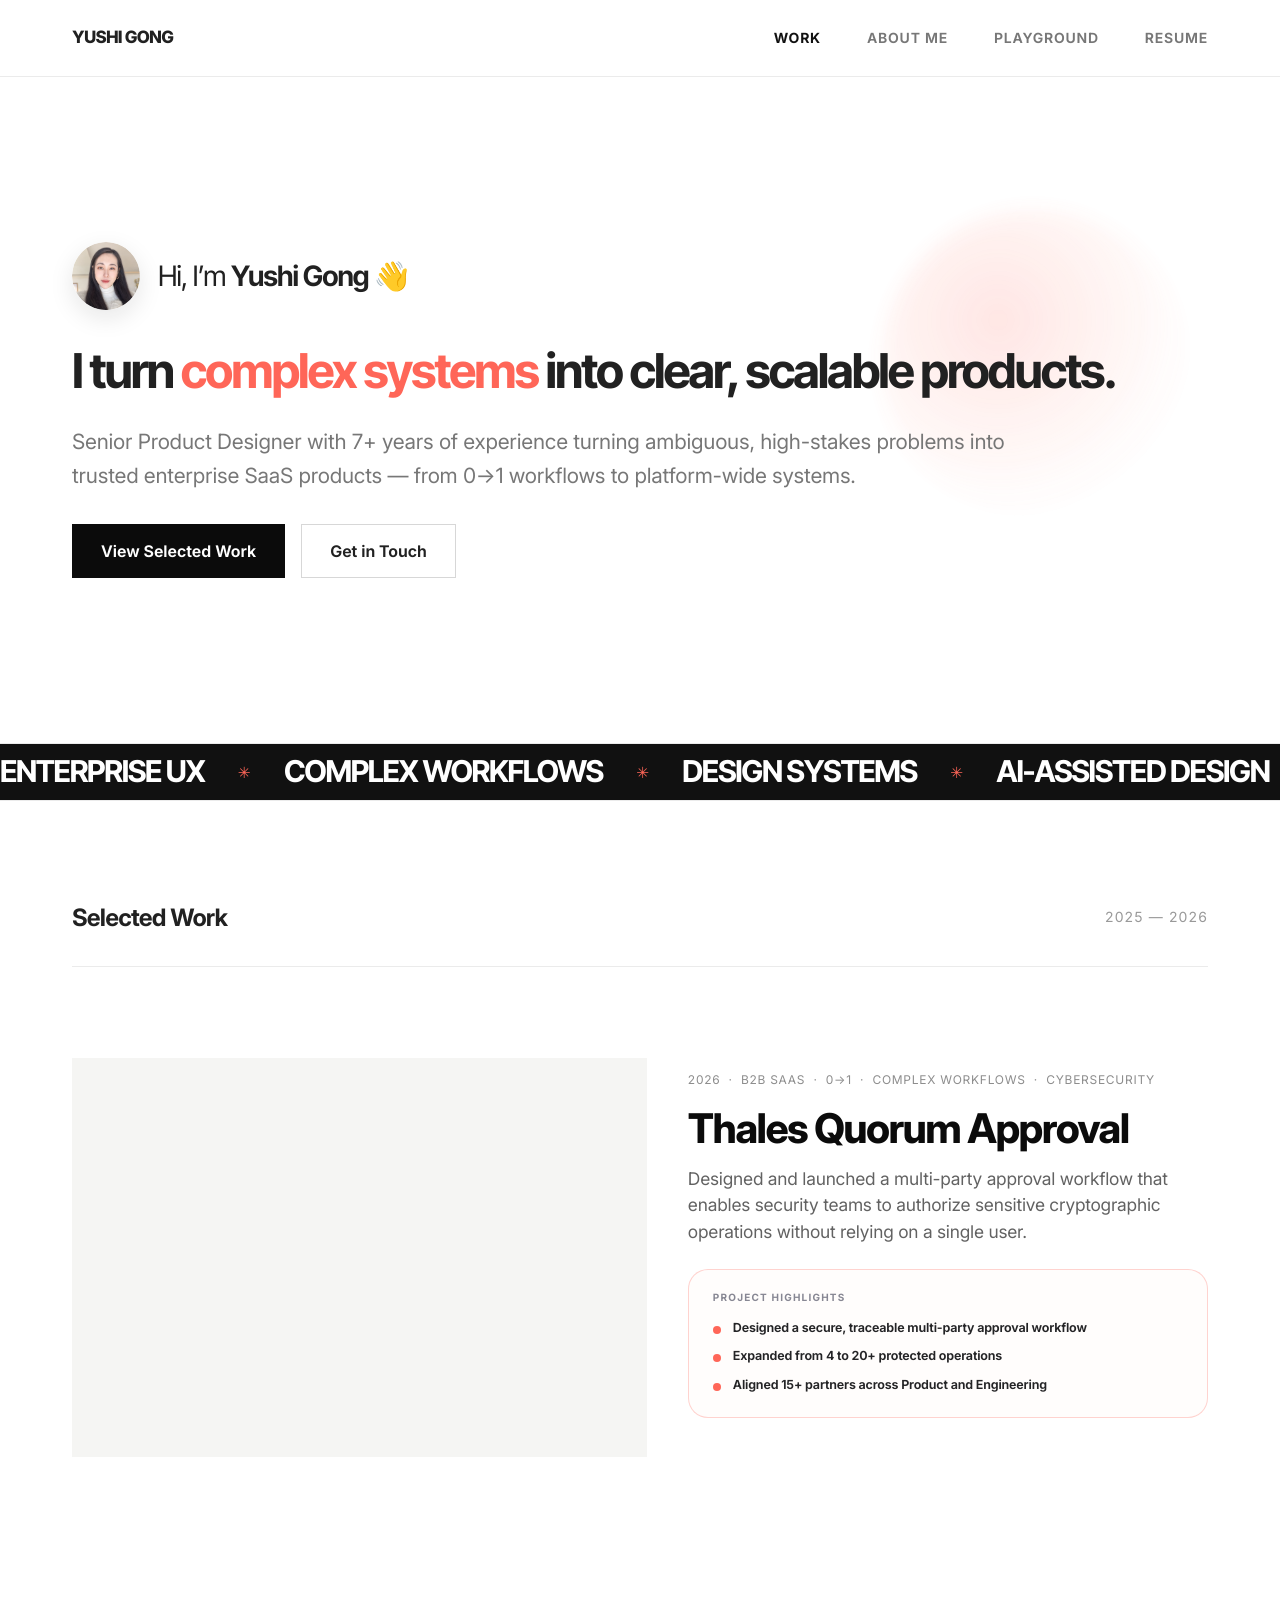
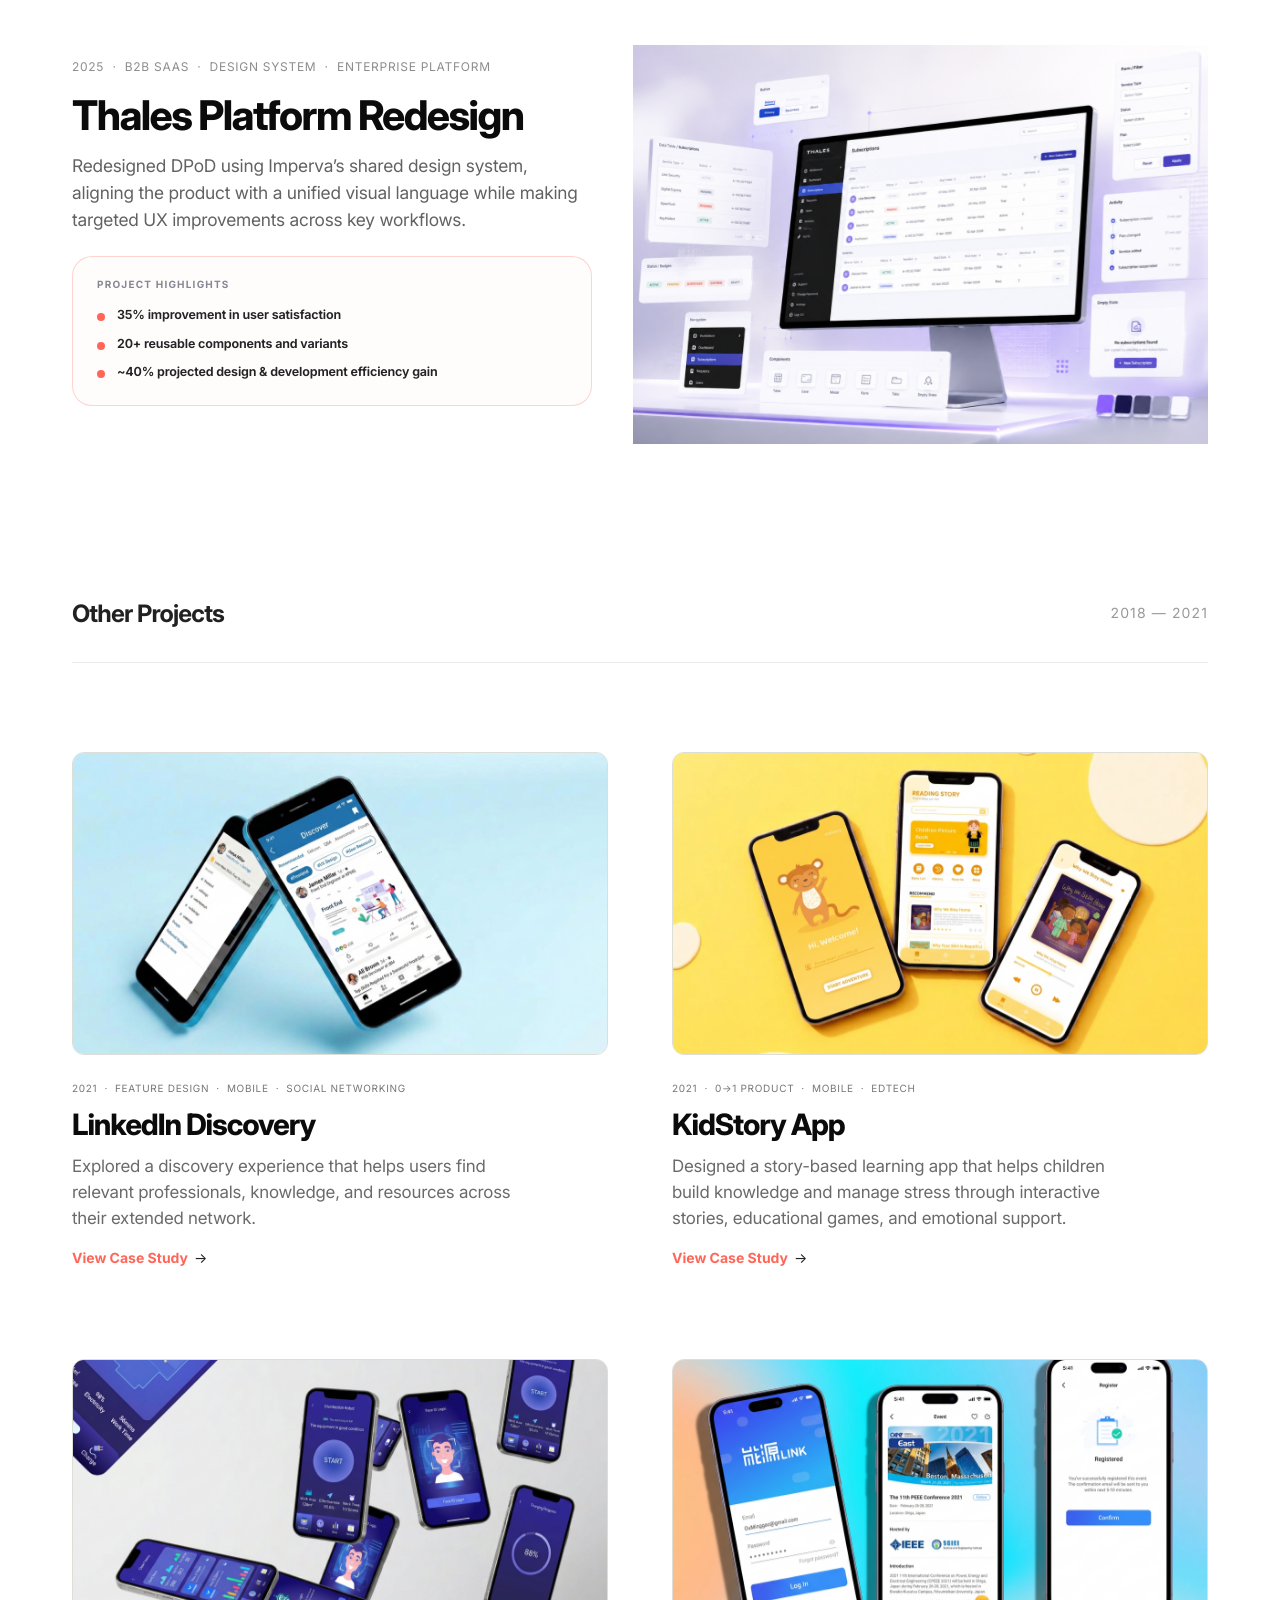
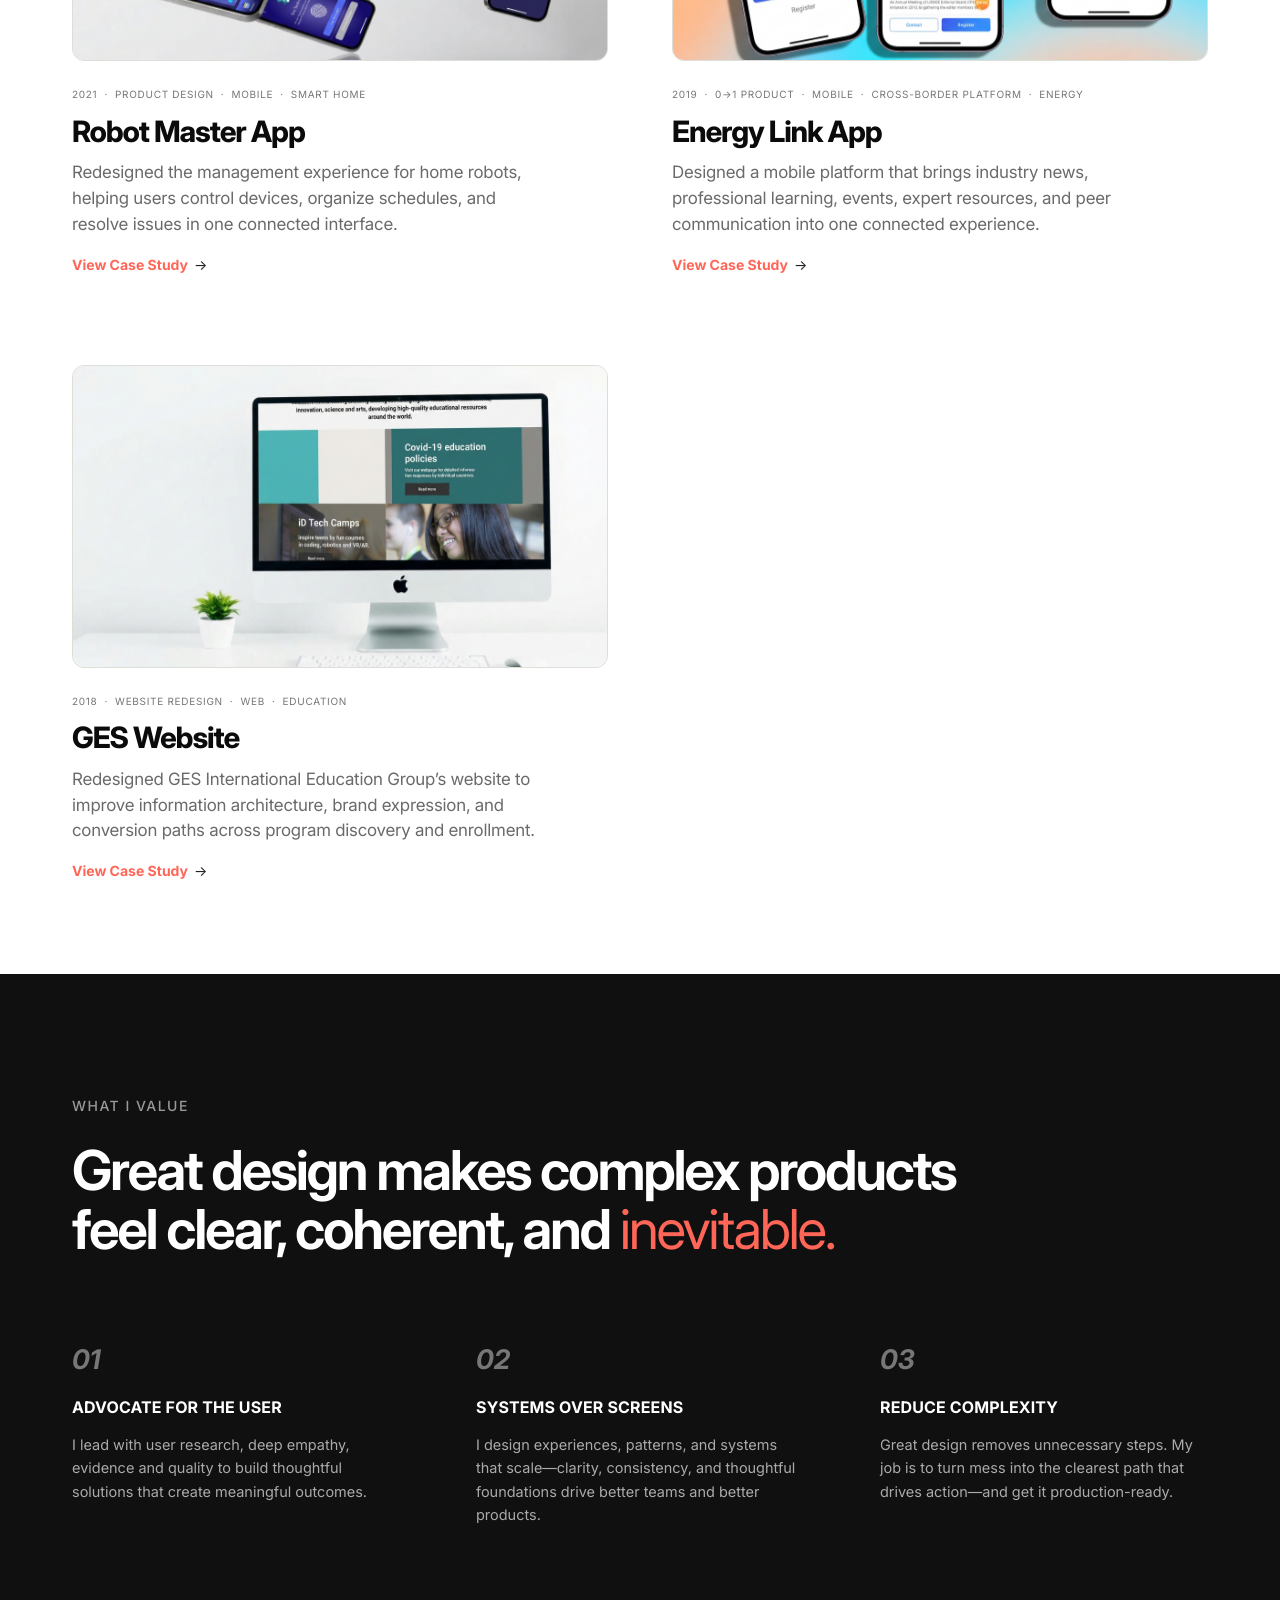
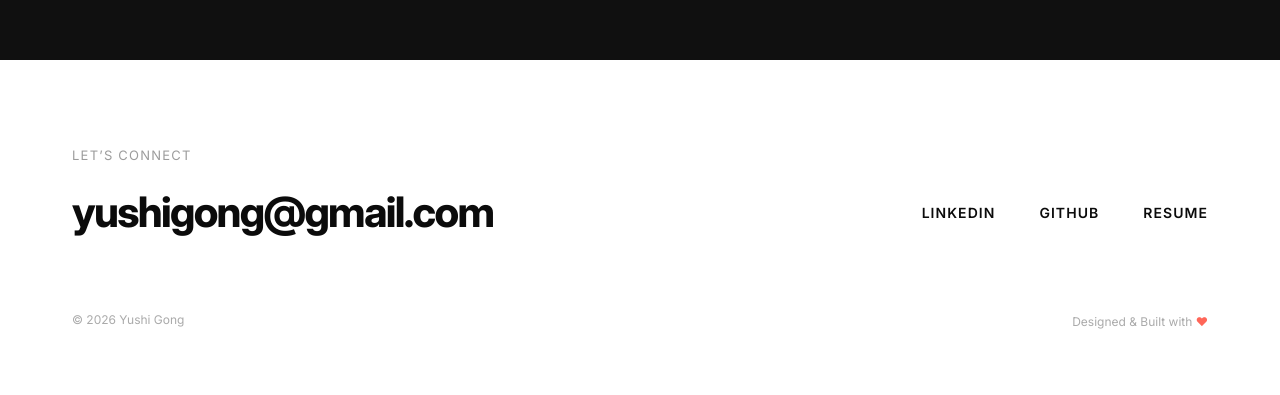
<file: index.html>
<!DOCTYPE html><html lang="en"><head>
  <meta charset="utf-8">
  <meta http-equiv="X-UA-Compatible" content="IE=edge">
  <meta name="viewport" content="width=device-width, initial-scale=1">
  <meta name="description" content="Yushi Gong is a Senior Product Designer turning complex systems into clear, scalable enterprise SaaS products.">
  <meta name="author" content="Yushi Gong">
  <link rel="icon" href="img/logo.png">
  <link rel="preconnect" href="https://fonts.googleapis.com">
  <link rel="preconnect" href="https://fonts.gstatic.com" crossorigin="">
  <link href="https://fonts.googleapis.com/css2?family=Inter:wght@400;500;600;700;800&amp;family=Inter+Tight:wght@500;600;700&amp;display=swap" rel="stylesheet">
  <title>Yushi Gong — Product Designer</title>
  <link href="css/styles.css?v=44" rel="stylesheet">
  <link href="css/mobile-qa-fixes.css?v=1" rel="stylesheet">
</head>
<body class="home-redesign">
  <header class="site-header">
    <nav class="site-nav page-shell" aria-label="Primary navigation">
      <a class="wordmark" href="index.html" aria-label="Yushi Gong home">YUSHI GONG</a>
      <div class="nav-links">
        <a href="#selected-work" class="active" aria-current="page">WORK</a>
        <a href="about.html">ABOUT ME</a>
        <a href="playground.html">PLAYGROUND</a>
        <a href="resume.pdf" target="_blank" rel="noopener">RESUME</a>
      </div>
    </nav>
  </header>

  <main>
    <section class="hero page-shell" aria-labelledby="hero-title">
      <h1 id="hero-title"><span class="hero-line hero-intro-line"><span class="hero-line-inner"><img class="hero-avatar" src="img/yushi-avatar.png?v=31" alt="Portrait of Yushi Gong"><span>Hi, I’m <strong>Yushi Gong</strong> <span class="waving-hand" role="img" aria-label="waving hand">👋</span></span></span></span><span class="hero-line hero-statement-line"><span class="hero-line-inner">I turn <em>complex systems</em> into clear, scalable products.</span></span></h1>
      <p class="hero-copy">Senior Product Designer with 7+ years of experience turning ambiguous, high-stakes problems into trusted enterprise SaaS products — from 0→1 workflows to platform-wide systems.</p>
      <div class="hero-actions">
        <a class="button button-primary" href="#selected-work">View Selected Work</a>
        <a class="button button-secondary" href="#availability">Get in Touch</a>
      </div>
    </section>

    <section class="portfolio-marquee portfolio-marquee-home" aria-label="Design specialties">
      <div class="marquee-track">
        <div class="marquee-group">
          <span>ENTERPRISE UX</span><i>✳</i><span>COMPLEX WORKFLOWS</span><i>✳</i><span>DESIGN SYSTEMS</span><i>✳</i><span>AI-ASSISTED DESIGN</span><i>✳</i><span>RESEARCH TO SHIP</span><i>✳</i>
        </div>
        <div class="marquee-group" aria-hidden="true">
          <span>ENTERPRISE UX</span><i>✳</i><span>COMPLEX WORKFLOWS</span><i>✳</i><span>DESIGN SYSTEMS</span><i>✳</i><span>AI-ASSISTED DESIGN</span><i>✳</i><span>RESEARCH TO SHIP</span><i>✳</i>
        </div>
      </div>
    </section>

    <section class="work-section page-shell" id="selected-work" aria-labelledby="selected-work-title">
      <div class="section-heading-row">
        <h2 id="selected-work-title">Selected Work</h2>
        <span>2025 — 2026</span>
      </div>

      <article class="project-row">
        <a class="project-media" href="dpod.html" aria-label="View Thales DPoD Quorum case study">
          <video autoplay loop muted playsinline preload="auto" aria-label="Cross-role Thales DPoD Quorum approval workflow shown on a laptop">
            <source src="video/quorum-cover-native-black-v5.mp4" type="video/mp4">
          </video>
        </a>
        <a class="project-summary" href="dpod.html">
          <p class="project-meta">2026 &nbsp;·&nbsp; B2B SAAS &nbsp;·&nbsp; 0→1 &nbsp;·&nbsp; COMPLEX WORKFLOWS &nbsp;·&nbsp; CYBERSECURITY</p>
          <h3>Thales Quorum Approval</h3>
          <p class="project-copy">Designed and launched a multi-party approval workflow that enables security teams to authorize sensitive cryptographic operations without relying on a single user.</p>
          <div class="project-highlights" aria-label="Project highlights">
            <p class="project-highlights-label">PROJECT HIGHLIGHTS</p>
            <ul>
              <li>Designed a secure, traceable multi-party approval workflow</li>
              <li>Expanded from 4 to 20+ protected operations</li>
              <li>Aligned 15+ partners across Product and Engineering</li>
            </ul>
          </div>
        </a>
      </article>

      <article class="project-row project-row-reverse">
        <a class="project-media" href="ccc.html" aria-label="View Thales Platform Redesign case study">
          <img src="img/cover-dpod-redesign-final.png" alt="DPoD platform interface shown on a desktop monitor" loading="lazy">
        </a>
        <a class="project-summary" href="ccc.html">
          <p class="project-meta">2025 &nbsp;·&nbsp; B2B SAAS &nbsp;·&nbsp; DESIGN SYSTEM &nbsp;·&nbsp; ENTERPRISE PLATFORM</p>
          <h3>Thales Platform Redesign</h3>
          <p class="project-copy">Redesigned DPoD using Imperva’s shared design system, aligning the product with a unified visual language while making targeted UX improvements across key workflows.</p>
          <div class="project-highlights" aria-label="Project highlights">
            <p class="project-highlights-label">PROJECT HIGHLIGHTS</p>
            <ul>
              <li>35% improvement in user satisfaction</li>
              <li>20+ reusable components and variants</li>
              <li>~40% projected design &amp; development efficiency gain</li>
            </ul>
          </div>
        </a>
      </article>

    </section>

    <section class="work-section other-work-section page-shell" id="other-projects" aria-labelledby="other-projects-title">
      <div class="section-heading-row">
        <h2 id="other-projects-title">Other Projects</h2>
        <span>2018 — 2021</span>
      </div>

      <article class="project-row">
        <a class="project-media" href="fitto.html" aria-label="View LinkedIn Discovery case study">
          <img src="img/cover-linkedin-home-final.png" alt="LinkedIn mobile experience displayed on two phones" loading="lazy">
        </a>
        <a class="project-summary" href="fitto.html">
          <p class="project-meta">2021 &nbsp;·&nbsp; FEATURE DESIGN &nbsp;·&nbsp; MOBILE &nbsp;·&nbsp; SOCIAL NETWORKING</p>
          <h3 class="project-title-long">LinkedIn Discovery</h3>
          <p class="project-copy">Explored a discovery experience that helps users find relevant professionals, knowledge, and resources across their extended network.</p>
          <div class="project-tags"><span>PRODUCT STRATEGY</span><span>FEATURE DESIGN</span><span>USER RESEARCH</span></div>
          <span class="other-case-link">View Case Study <span aria-hidden="true">→</span></span>
        </a>
      </article>

      <article class="project-row project-row-reverse">
        <a class="project-media" href="tcr.html" aria-label="View KidStory App case study">
          <img src="img/cover-kidstory.png" alt="KidStory reading app displayed on three phones" loading="lazy">
        </a>
        <a class="project-summary" href="tcr.html">
          <p class="project-meta">2021 &nbsp;·&nbsp; 0→1 PRODUCT &nbsp;·&nbsp; MOBILE &nbsp;·&nbsp; EDTECH</p>
          <h3>KidStory App</h3>
          <p class="project-copy">Designed a story-based learning app that helps children build knowledge and manage stress through interactive stories, educational games, and emotional support.</p>
          <div class="project-tags"><span>MOBILE DESIGN</span><span>INTERACTION DESIGN</span><span>USER RESEARCH</span></div>
          <span class="other-case-link">View Case Study <span aria-hidden="true">→</span></span>
        </a>
      </article>

      <article class="project-row">
        <a class="project-media" href="shopify.html" aria-label="View Robot Master App case study">
          <img src="img/cover-robot-master.png" alt="Robot Master companion app displayed across multiple devices" loading="lazy">
        </a>
        <a class="project-summary" href="shopify.html">
          <p class="project-meta">2021 &nbsp;·&nbsp; PRODUCT DESIGN &nbsp;·&nbsp; MOBILE &nbsp;·&nbsp; SMART HOME</p>
          <h3>Robot Master App</h3>
          <p class="project-copy">Redesigned the management experience for home robots, helping users control devices, organize schedules, and resolve issues in one connected interface.</p>
          <div class="project-tags"><span>PRODUCT DESIGN</span><span>IOT</span><span>PROTOTYPING</span><span>UX RESEARCH</span></div>
          <span class="other-case-link">View Case Study <span aria-hidden="true">→</span></span>
        </a>
      </article>

      <article class="project-row project-row-reverse">
        <a class="project-media" href="energy.html" aria-label="View Energy Link App case study">
          <img src="img/cover-energy-link.png" alt="Energy Link service platform shown on mobile phones" loading="lazy">
        </a>
        <a class="project-summary" href="energy.html">
          <p class="project-meta">2019 &nbsp;·&nbsp; 0→1 PRODUCT &nbsp;·&nbsp; MOBILE &nbsp;·&nbsp; CROSS-BORDER PLATFORM &nbsp;·&nbsp; ENERGY</p>
          <h3>Energy Link App</h3>
          <p class="project-copy">Designed a mobile platform that brings industry news, professional learning, events, expert resources, and peer communication into one connected experience.</p>
          <div class="project-tags"><span>MOBILE UX</span><span>B2C</span><span>SERVICE DESIGN</span><span>USER RESEARCH</span></div>
          <span class="other-case-link">View Case Study <span aria-hidden="true">→</span></span>
        </a>
      </article>

      <article class="project-row">
        <a class="project-media" href="ges.html" aria-label="View GES Website case study">
          <img src="img/cover-ges-website.png" alt="GES website displayed on a desktop monitor" loading="lazy">
        </a>
        <a class="project-summary" href="ges.html">
          <p class="project-meta">2018 &nbsp;·&nbsp; WEBSITE REDESIGN &nbsp;·&nbsp; WEB &nbsp;·&nbsp; EDUCATION</p>
          <h3>GES Website</h3>
          <p class="project-copy">Redesigned GES International Education Group’s website to improve information architecture, brand expression, and conversion paths across program discovery and enrollment.</p>
          <div class="project-tags"><span>UX STRATEGY</span><span>INFORMATION ARCHITECTURE</span><span>WEB DESIGN</span></div>
          <span class="other-case-link">View Case Study <span aria-hidden="true">→</span></span>
        </a>
      </article>
    </section>

    <section class="values-section" aria-labelledby="values-title">
      <div class="page-shell values-inner">
        <p class="eyebrow light">WHAT I VALUE</p>
        <h2 id="values-title">Great design makes complex products<br>feel clear, coherent, and <span>inevitable.</span></h2>
        <div class="values-grid">
          <article><strong>01</strong><h3>ADVOCATE FOR THE USER</h3><p>I lead with user research, deep empathy, evidence and quality to build thoughtful solutions that create meaningful outcomes.</p></article>
          <article><strong>02</strong><h3>SYSTEMS OVER SCREENS</h3><p>I design experiences, patterns, and systems that scale—clarity, consistency, and thoughtful foundations drive better teams and better products.</p></article>
          <article><strong>03</strong><h3>REDUCE COMPLEXITY</h3><p>Great design removes unnecessary steps. My job is to turn mess into the clearest path that drives action—and get it production-ready.</p></article>
        </div>
      </div>
    </section>

  </main>

  <footer class="site-footer page-shell" id="availability">
    <div>
      <p class="footer-kicker">LET’S CONNECT</p>
      <a class="footer-email" href="mailto:yushigong@gmail.com">yushigong@gmail.com</a>
      <p class="copyright">© 2026 Yushi Gong</p>
    </div>
    <div class="footer-right">
      <div class="footer-links">
        <a href="https://www.linkedin.com/in/yushigong/" target="_blank" rel="noopener">LINKEDIN</a>
        <a href="https://github.com/yushigong" target="_blank" rel="noopener">GITHUB</a>
        <a href="resume.pdf" target="_blank" rel="noopener">RESUME</a>
      </div>
      <p>Designed &amp; Built with <span aria-label="love">♥</span></p>
    </div>
  </footer>

<script defer src="js/scroll-reveal.js"></script>
<script defer src="js/site-effects.js"></script>
</body></html>
</file>
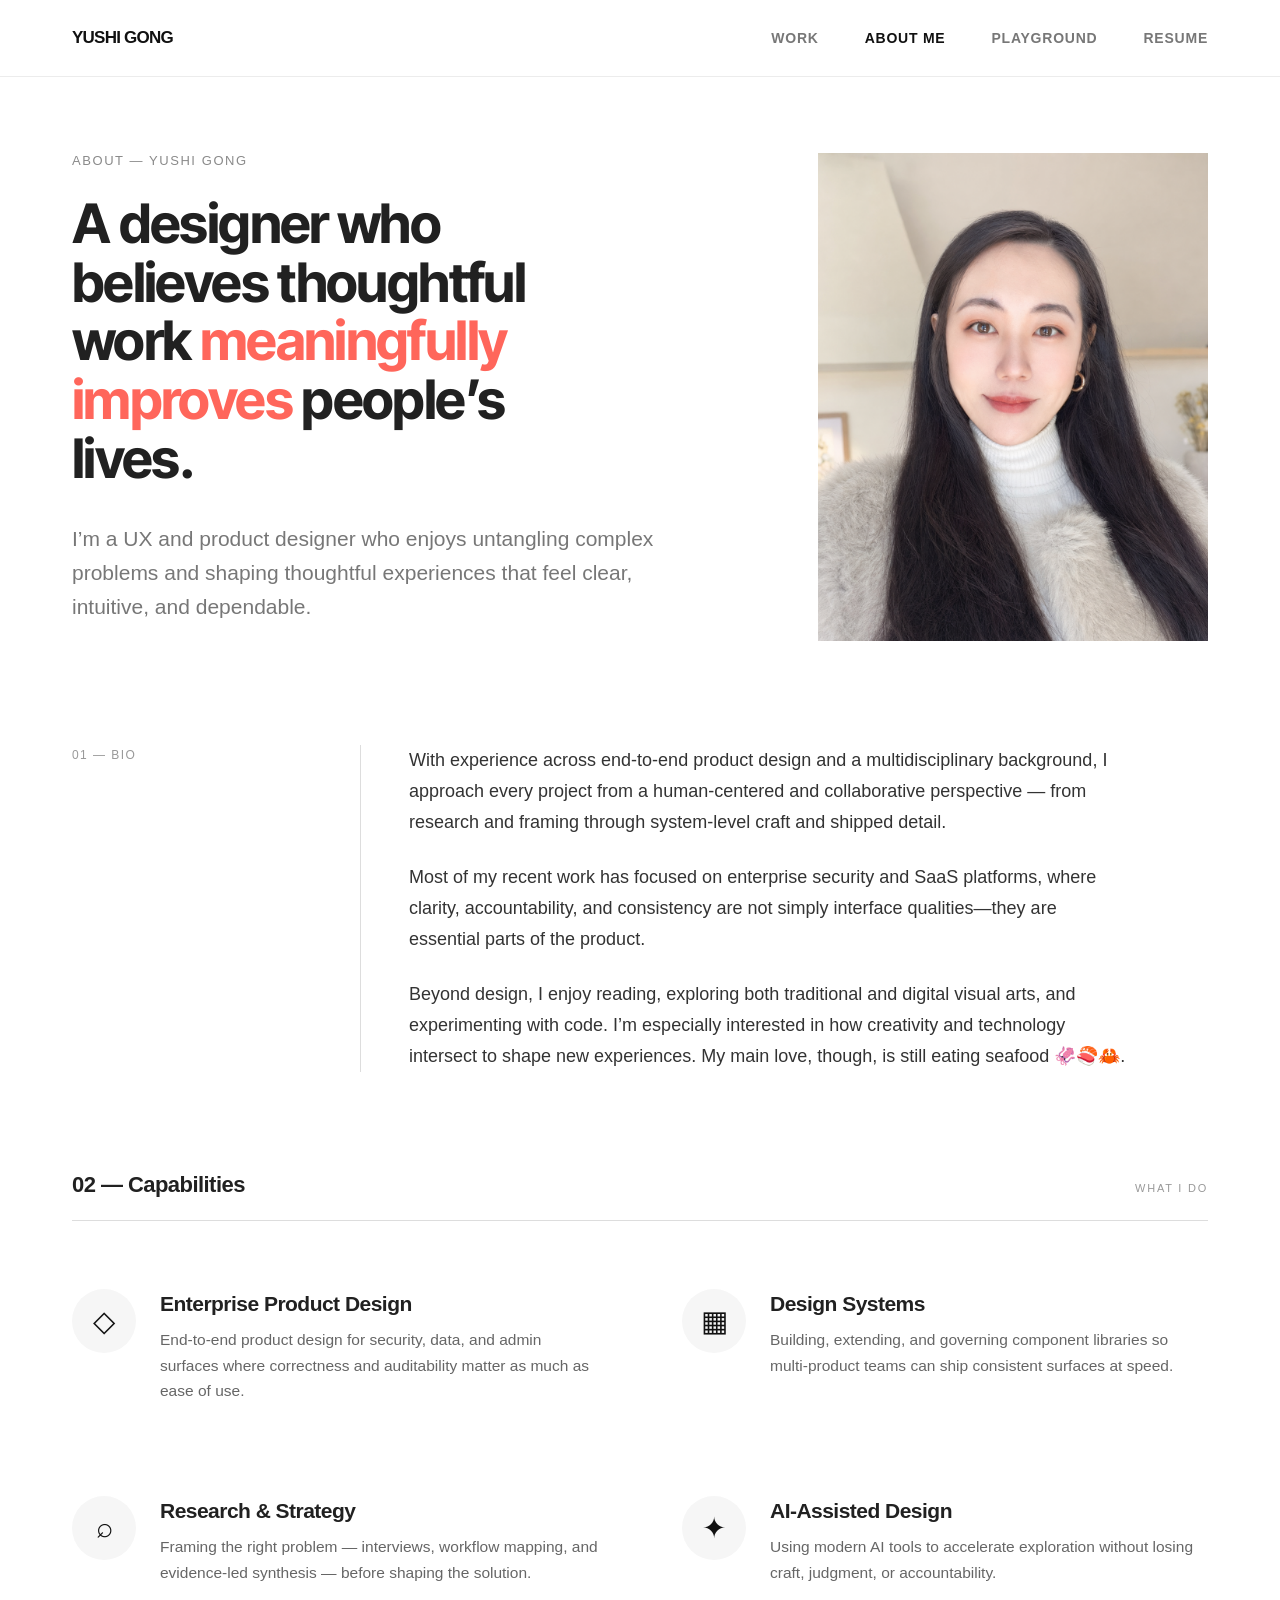
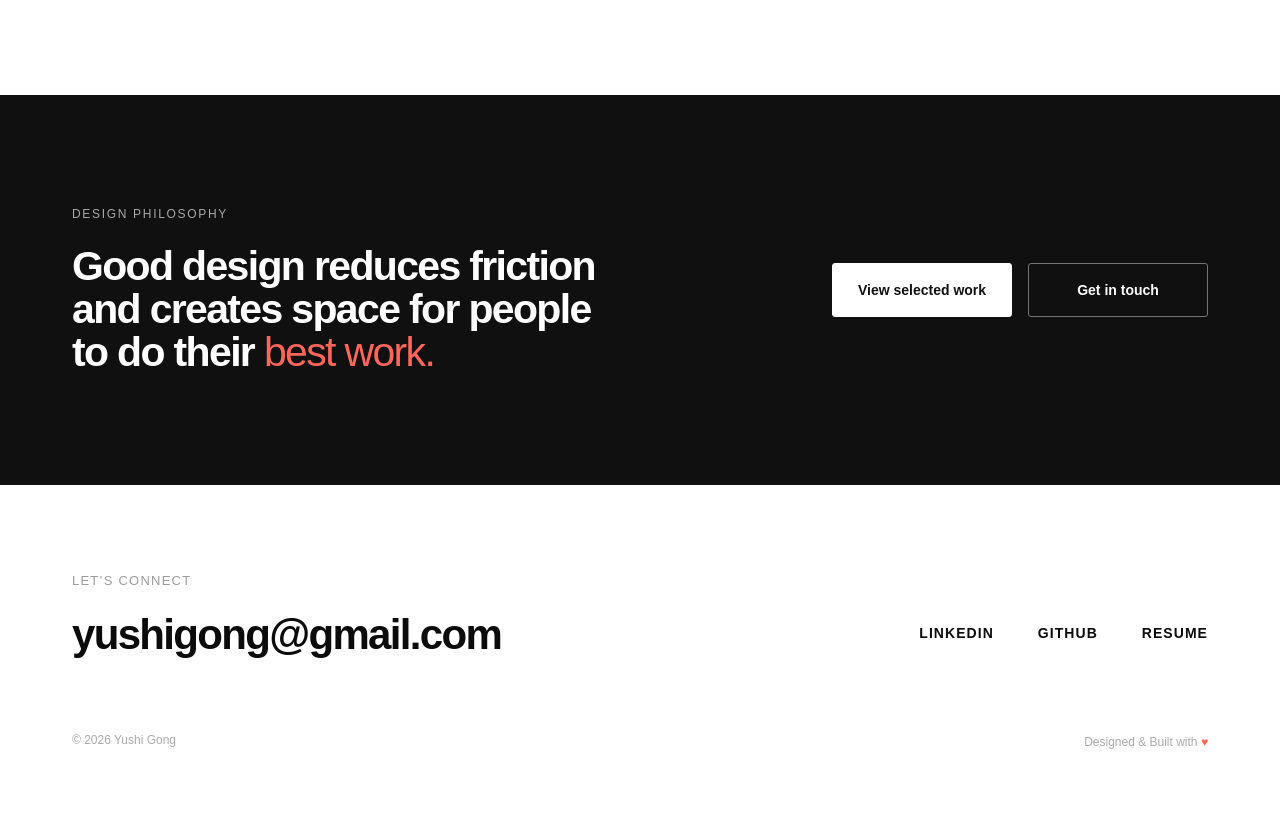
<file: about.html>
<!DOCTYPE html>
<html lang="en">
<head>
  <meta charset="utf-8">
  <meta http-equiv="X-UA-Compatible" content="IE=edge">
  <meta name="viewport" content="width=device-width, initial-scale=1">
  <meta name="description" content="About Yushi Gong, a UX and product designer focused on complex enterprise systems, design systems, research, and AI-assisted design.">
  <meta name="author" content="Yushi Gong">
  <link rel="icon" href="img/logo.png">
  <link rel="preconnect" href="https://fonts.googleapis.com">
  <link rel="preconnect" href="https://fonts.gstatic.com" crossorigin>
  <link href="https://fonts.googleapis.com/css2?family=Inter:wght@400;500;600;700;800&amp;family=Inter+Tight:wght@500;600;700&amp;display=swap" rel="stylesheet">
  <title>About — Yushi Gong</title>
  <link href="css/styles.css?v=44" rel="stylesheet">
  <link href="css/mobile-qa-fixes.css?v=1" rel="stylesheet">
</head>
<body class="about-redesign">
  <header class="site-header">
    <nav class="site-nav page-shell" aria-label="Primary navigation">
      <a class="wordmark" href="index.html" aria-label="Yushi Gong home">YUSHI GONG</a>
      <div class="nav-links">
        <a href="index.html#selected-work">WORK</a>
        <a class="active" href="about.html" aria-current="page">ABOUT ME</a>
        <a href="playground.html">PLAYGROUND</a>
        <a href="resume.pdf" target="_blank" rel="noopener">RESUME</a>
      </div>
    </nav>
  </header>

  <main>
    <section class="about-hero page-shell" aria-labelledby="about-title">
      <div class="about-hero-copy">
        <p class="eyebrow">ABOUT — YUSHI GONG</p>
        <h1 id="about-title"><span class="about-hero-line"><span class="about-hero-line-inner">A designer who</span></span><span class="about-hero-line"><span class="about-hero-line-inner">believes thoughtful</span></span><span class="about-hero-line"><span class="about-hero-line-inner">work <em data-text="meaningfully">meaningfully</em></span></span><span class="about-hero-line"><span class="about-hero-line-inner"><em data-text="improves">improves</em> people’s</span></span><span class="about-hero-line"><span class="about-hero-line-inner">lives.</span></span></h1>
        <p class="about-lede">I’m a UX and product designer who enjoys untangling complex problems and shaping thoughtful experiences that feel clear, intuitive, and dependable.</p>
      </div>
      <figure class="about-portrait">
        <img src="img/about-yushi-new.png" alt="Yushi Gong in front of an urban garden and waterfall">
      </figure>
    </section>

    <section class="about-bio page-shell" aria-labelledby="bio-label">
      <p class="about-section-index" id="bio-label">01 — BIO</p>
      <div class="about-bio-copy">
        <p>With experience across end-to-end product design and a multidisciplinary background, I approach every project from a human-centered and collaborative perspective — from research and framing through system-level craft and shipped detail.</p>
        <p>Most of my recent work has focused on enterprise security and SaaS platforms, where clarity, accountability, and consistency are not simply interface qualities—they are essential parts of the product.</p>
        <p>Beyond design, I enjoy reading, exploring both traditional and digital visual arts, and experimenting with code. I’m especially interested in how creativity and technology intersect to shape new experiences. My main love, though, is still eating seafood 🦑🍣🦀.</p>
      </div>
    </section>

    <section class="about-capabilities page-shell" aria-labelledby="capabilities-title">
      <div class="about-section-heading">
        <h2 id="capabilities-title">02 — Capabilities</h2>
        <span>WHAT I DO</span>
      </div>
      <div class="capability-grid">
        <article class="capability-card">
          <div class="capability-icon" aria-hidden="true">◇</div>
          <div><h3>Enterprise Product Design</h3><p>End-to-end product design for security, data, and admin surfaces where correctness and auditability matter as much as ease of use.</p></div>
        </article>
        <article class="capability-card">
          <div class="capability-icon" aria-hidden="true">▦</div>
          <div><h3>Design Systems</h3><p>Building, extending, and governing component libraries so multi-product teams can ship consistent surfaces at speed.</p></div>
        </article>
        <article class="capability-card">
          <div class="capability-icon" aria-hidden="true">⌕</div>
          <div><h3>Research &amp; Strategy</h3><p>Framing the right problem — interviews, workflow mapping, and evidence-led synthesis — before shaping the solution.</p></div>
        </article>
        <article class="capability-card">
          <div class="capability-icon" aria-hidden="true">✦</div>
          <div><h3>AI-Assisted Design</h3><p>Using modern AI tools to accelerate exploration without losing craft, judgment, or accountability.</p></div>
        </article>
      </div>
    </section>

    <section class="about-philosophy" aria-labelledby="philosophy-title">
      <div class="about-philosophy-inner page-shell">
        <div>
          <p class="philosophy-kicker">DESIGN PHILOSOPHY</p>
          <h2 id="philosophy-title">Good design reduces friction<br>and creates space for people<br>to do their <span>best work.</span></h2>
        </div>
        <div class="philosophy-actions">
          <a class="button button-light" href="index.html#selected-work">View selected work</a>
          <a class="button button-dark-outline" href="mailto:yushigong@gmail.com">Get in touch</a>
        </div>
      </div>
    </section>

  </main>

  <footer class="site-footer page-shell">
    <div>
      <p class="footer-kicker">LET’S CONNECT</p>
      <a class="footer-email" href="mailto:yushigong@gmail.com">yushigong@gmail.com</a>
      <p class="copyright">© 2026 Yushi Gong</p>
    </div>
    <div class="footer-right">
      <div class="footer-links">
        <a href="https://www.linkedin.com/in/yushigong/" target="_blank" rel="noopener">LINKEDIN</a>
        <a href="https://github.com/yushigong" target="_blank" rel="noopener">GITHUB</a>
        <a href="resume.pdf" target="_blank" rel="noopener">RESUME</a>
      </div>
      <p>Designed &amp; Built with <span aria-label="love">♥</span></p>
    </div>
  </footer>
<script defer src="js/scroll-reveal.js"></script>
<script defer src="js/site-effects.js"></script>
</body>
</html>
</file>
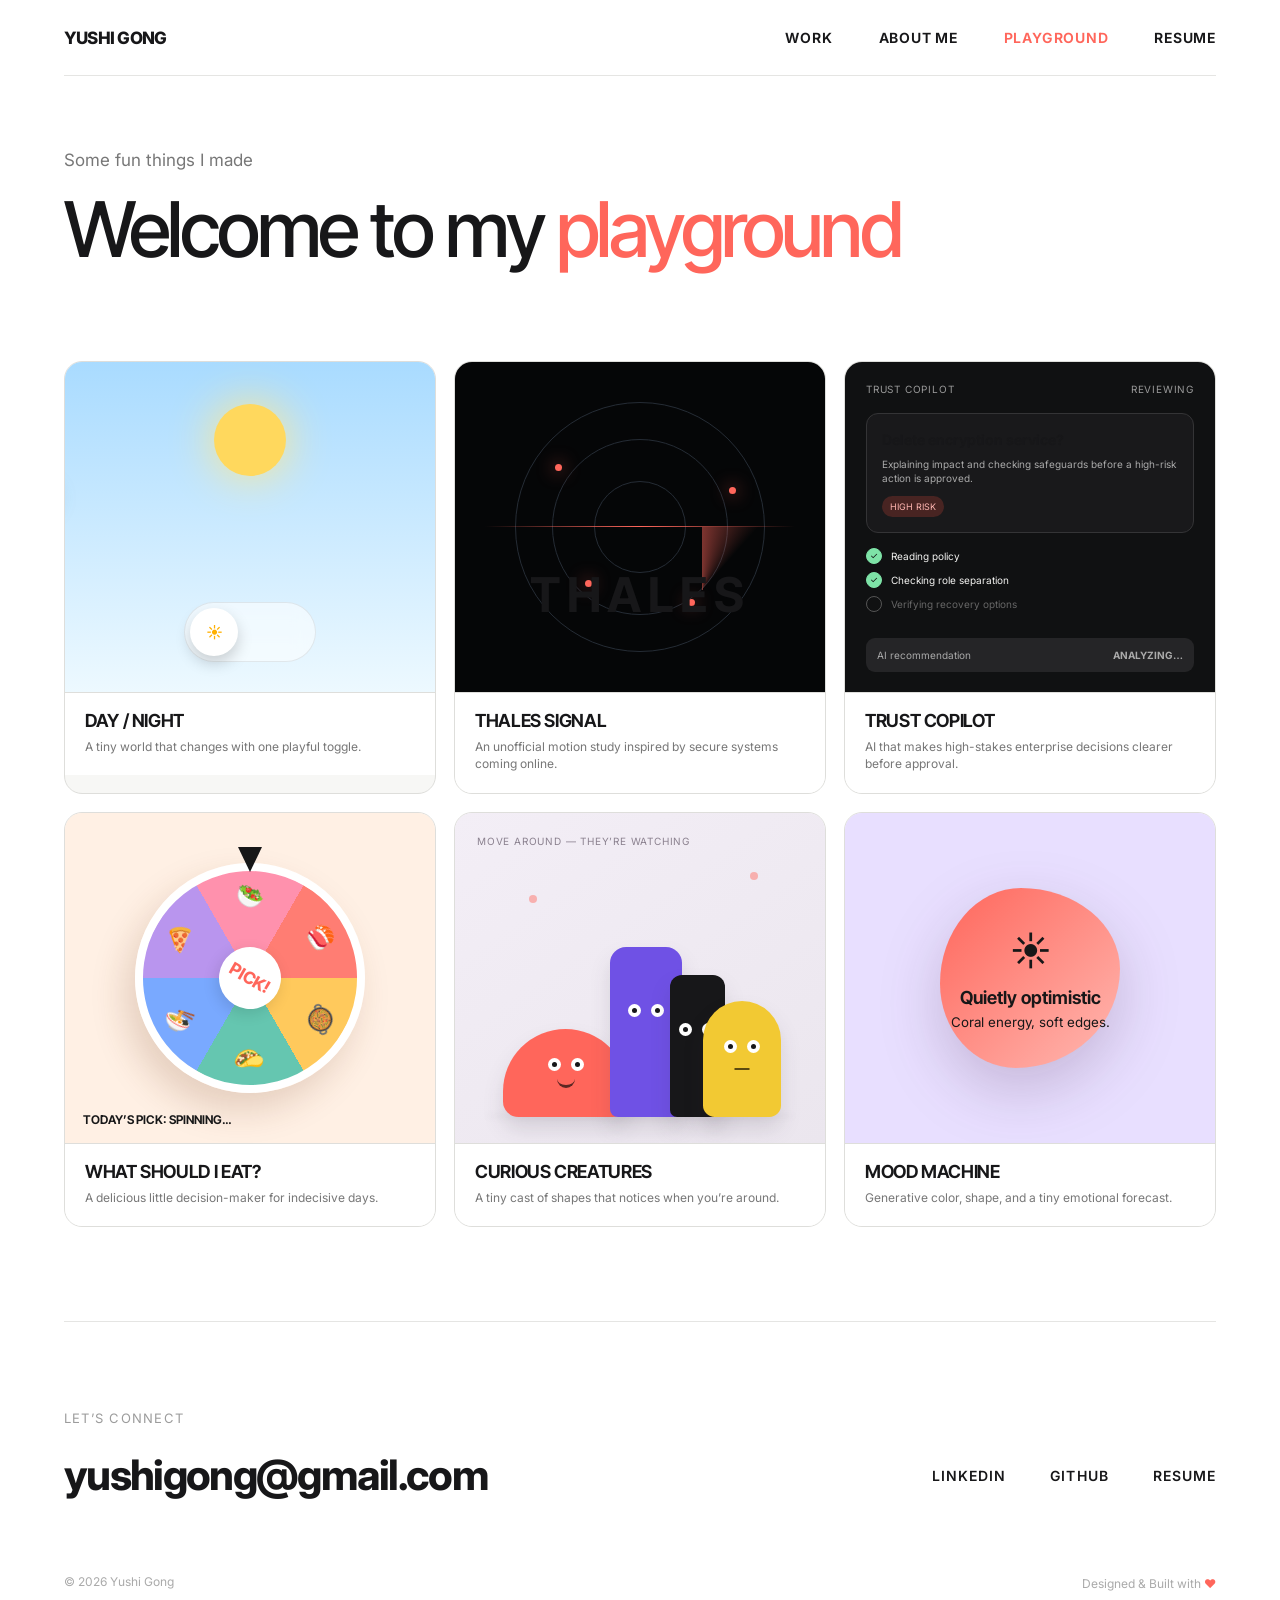
<file: playground.html>
<!doctype html><html lang="en"><head><meta charset="utf-8"><meta name="viewport" content="width=device-width,initial-scale=1"><link rel="icon" href="img/playground-unicorn.svg" type="image/svg+xml"><title>Playground — Yushi Gong</title>
<style>
@import url('https://fonts.googleapis.com/css2?family=Inter:wght@400;500;600;700&family=Inter+Tight:wght@500;600;700&display=swap');
:root{--coral:#ff665b;--bg:#171718;--panel:#202021;--white:#f7f7f4;--ink:#171719;--muted:#aaa}*{box-sizing:border-box}body{margin:0;background:#fff;color:var(--ink);font-family:Inter,sans-serif}.shell{width:min(1184px,calc(100% - 64px));margin:auto}.nav{min-height:58px;display:flex;align-items:center;justify-content:space-between;border-bottom:1px solid #e5e5e3}.brand{color:var(--ink);font-size:11px;font-weight:800;letter-spacing:-.035em;text-decoration:none}.links{display:flex;gap:31px}.links a{color:var(--ink);font-size:9px;font-weight:600;letter-spacing:.045em;text-decoration:none;transition:color .2s}.links a:hover,.links a.active{color:var(--coral)}
.hero{padding:74px 0 92px}.hero p{margin:0 0 22px;color:#777;font-size:17px}.hero h1{margin:0;font:500 clamp(52px,6vw,84px)/1 'Inter Tight';letter-spacing:-.045em;cursor:default}.hero h1 em{position:relative;display:inline-block;z-index:0;color:var(--coral);font-style:normal;transition:transform .35s cubic-bezier(.16,1,.3,1),color .25s}.hero h1 em::after{content:"";position:absolute;z-index:-1;left:-.035em;right:-.035em;bottom:.03em;height:.2em;border-radius:99px;background:rgba(255,102,91,.24);transform:scaleX(.12);transform-origin:left center;opacity:0;transition:transform .5s cubic-bezier(.16,1,.3,1),opacity .2s}.hero h1:hover em{color:#f25148;transform:translateY(-2px)}.hero h1:hover em::after{transform:scaleX(1);opacity:1}.grid{display:grid;grid-template-columns:repeat(3,1fr);gap:18px;padding:0 0 94px;color:var(--ink)}.card{overflow:hidden;border:1px solid #dededb;border-radius:18px;background:#f7f7f5;transition:transform .3s,box-shadow .3s}.card:hover{transform:translateY(-4px);box-shadow:0 20px 45px rgba(20,20,20,.08)}.stage{position:relative;height:330px;overflow:hidden}.caption{min-height:82px;padding:17px 20px 20px;border-top:1px solid #dededb;background:#fff}.caption h2{margin:0 0 7px;font:650 18px 'Inter Tight';letter-spacing:-.02em;transition:color .25s}.card:hover .caption h2{color:var(--coral)}.caption p{margin:0;color:#777;font-size:12px;line-height:1.45}
/* 1 — day/night toggle world */
.toggle-stage{background:linear-gradient(#a9dbff,#edf9ff);transition:background 1s}.toggle-stage.night{background:linear-gradient(#12172f,#29335e)}.world{position:absolute;inset:0}.sunmoon{position:absolute;top:42px;left:50%;width:72px;height:72px;margin-left:-36px;border-radius:50%;background:#ffd85d;box-shadow:0 0 45px #ffe78a;transition:1s cubic-bezier(.2,.8,.2,1)}.night .sunmoon{transform:translateY(180px)}.moon{position:absolute;top:-100px;left:50%;width:65px;height:65px;margin-left:-32px;border-radius:50%;background:#f5f1dd;box-shadow:0 0 35px #dce3ff;transition:1s cubic-bezier(.2,.8,.2,1)}.night .moon{transform:translateY(145px)}.cloud{position:absolute;width:105px;height:36px;border-radius:40px;background:rgba(255,255,255,.9);filter:drop-shadow(0 10px 9px rgba(50,90,120,.14));animation:cloud 8s linear infinite}.cloud:before,.cloud:after{content:"";position:absolute;border-radius:50%;background:inherit}.cloud:before{width:48px;height:48px;left:18px;top:-23px}.cloud:after{width:35px;height:35px;right:15px;top:-14px}.c1{top:108px;left:-110px}.c2{top:170px;left:-160px;animation-delay:-4s;transform:scale(.7)}.night .cloud{opacity:.15}.stars{opacity:0;transition:1s}.night .stars{opacity:1}.stars i{position:absolute;width:3px;height:3px;border-radius:50%;background:white;animation:twinkle 1.7s infinite alternate}.switch{position:absolute;left:50%;bottom:30px;width:132px;height:60px;margin-left:-66px;padding:6px;border-radius:40px;background:rgba(255,255,255,.55);box-shadow:inset 0 0 0 1px rgba(0,0,0,.08);backdrop-filter:blur(10px)}.switch b{display:grid;place-items:center;width:48px;height:48px;border-radius:50%;background:#fff;color:#ffb000;box-shadow:0 7px 15px rgba(0,0,0,.18);transition:1s cubic-bezier(.2,.9,.2,1)}.night .switch b{transform:translateX(72px) rotate(360deg);color:#555f9b}
/* 2 — Thales signal */
.signal-stage{display:grid;place-items:center;background:#050607}.radar{position:absolute;width:250px;height:250px;border-radius:50%;border:1px solid #252c35}.radar:before,.radar:after{content:"";position:absolute;inset:36px;border:1px solid #252c35;border-radius:50%}.radar:after{inset:78px}.beam{position:absolute;left:50%;top:50%;width:125px;height:125px;transform-origin:0 0;background:conic-gradient(from 0deg,rgba(255,102,91,.48),transparent 42deg);animation:sweep 3.5s linear infinite}.nodes i{position:absolute;width:7px;height:7px;border-radius:50%;background:var(--coral);box-shadow:0 0 18px var(--coral);animation:pulse 1.8s infinite}.thales{position:relative;font:700 48px 'Inter Tight';letter-spacing:.13em;z-index:3}.thales span{display:inline-block;animation:assemble 4s cubic-bezier(.2,.8,.2,1) infinite;animation-delay:calc(var(--i)*.08s)}.signal-line{position:absolute;width:310px;height:1px;background:linear-gradient(90deg,transparent,var(--coral),transparent);animation:scan 2.8s ease-in-out infinite}
/* 3 — Copilot */
.copilot-stage{padding:21px;background:#101112}.copilot-top{display:flex;justify-content:space-between;color:#999;font-size:10px;letter-spacing:.08em}.request{margin-top:18px;padding:15px;border:1px solid #343436;border-radius:12px;background:#19191b}.request strong{font-size:14px}.request p{margin:8px 0;color:#aaa;font-size:10px;line-height:1.45}.risk{display:inline-block;padding:5px 8px;border-radius:20px;color:#ffb6b1;background:#482422;font-size:9px}.checks{margin-top:15px}.check{display:flex;align-items:center;gap:9px;margin:8px 0;color:#666;font-size:10px;transition:.4s}.check:before{content:"";width:14px;height:14px;border:1px solid #555;border-radius:50%}.check.active{color:#f3f3f1}.check.active:before{content:"✓";display:grid;place-items:center;color:#101112;background:#7ee3a7;border-color:#7ee3a7;font-size:9px}.recommend{position:absolute;left:21px;right:21px;bottom:20px;padding:11px;border-radius:9px;background:#252527;color:#aaa;font-size:10px;transition:.45s}.recommend.ready{background:var(--coral);color:white}.recommend b{float:right}
/* 4 — food wheel */
.food-stage{display:grid;place-items:center;background:#fff0e4}.pointer{position:absolute;top:34px;z-index:3;border-left:12px solid transparent;border-right:12px solid transparent;border-top:25px solid #171718}.wheel{position:relative;width:230px;height:230px;border:8px solid white;border-radius:50%;background:conic-gradient(#ff7d73 0 60deg,#ffc95c 60deg 120deg,#65c6b0 120deg 180deg,#79a9ff 180deg 240deg,#b995ee 240deg 300deg,#ff91ad 300deg);box-shadow:0 20px 35px rgba(110,54,20,.18);transition:transform 2.3s cubic-bezier(.12,.79,.13,1)}.food{position:absolute;left:50%;top:50%;font-size:23px;transform:translate(-50%,-50%) rotate(var(--a)) translateY(-82px) rotate(calc(-1*var(--a)))}.wheel-center{position:absolute;inset:76px;display:grid;place-items:center;border-radius:50%;background:white;color:var(--coral);font:750 17px 'Inter Tight';box-shadow:0 5px 15px rgba(0,0,0,.12)}.winner{position:absolute;left:18px;bottom:16px;color:#171718;font:650 12px 'Inter Tight'}
/* 5 — curious creatures */
.creature-stage{--px:0px;--py:0px;background:linear-gradient(145deg,#f3eef6,#ebe6ee);cursor:none}.creature-cursor{position:absolute;z-index:20;left:50%;top:45%;width:22px;height:29px;background:#171719;clip-path:polygon(0 0,100% 66%,57% 68%,75% 100%,59% 100%,42% 70%,12% 96%);filter:drop-shadow(0 3px 3px rgba(0,0,0,.22));transform:translate(-3px,-3px) rotate(-8deg);opacity:0;pointer-events:none;transition:opacity .15s}.creature-stage.hovering .creature-cursor{opacity:1}.creature-floor{position:absolute;left:8%;right:8%;bottom:25px;height:4px;border-radius:50%;background:rgba(30,25,35,.08);filter:blur(3px)}.creature{position:absolute;bottom:26px;transform-origin:50% 100%;filter:drop-shadow(0 12px 10px rgba(45,30,50,.12));animation:peek 5.4s cubic-bezier(.2,.8,.2,1) infinite}.creature.orange{left:13%;width:125px;height:88px;border-radius:80px 80px 20px 20px;background:var(--coral);animation-delay:-.3s}.creature.purple{left:42%;width:72px;height:170px;border-radius:16px 16px 8px 8px;background:#6f51e5;animation-delay:-1.1s}.creature.ink{left:58%;width:55px;height:142px;border-radius:12px 12px 7px 7px;background:#171719;animation-delay:-1.7s}.creature.yellow{right:12%;width:78px;height:116px;border-radius:40px 40px 12px 12px;background:#f2c933;animation-delay:-2.2s}.face{position:absolute;left:50%;top:34%;display:flex;gap:10px;transform:translateX(-50%)}.eye{position:relative;width:13px;height:13px;border-radius:50%;background:#fff;overflow:hidden;animation:blink 4.2s infinite}.pupil{position:absolute;left:4px;top:4px;width:5px;height:5px;border-radius:50%;background:#171719;transform:translate(var(--px),var(--py));transition:transform .08s}.orange .mouth{position:absolute;left:50%;top:57%;width:18px;height:9px;border-bottom:3px solid #5d2723;border-radius:0 0 20px 20px;transform:translateX(-50%)}.yellow .mouth{position:absolute;left:50%;top:58%;width:15px;height:2px;background:#5c4a10;transform:translateX(-50%)}.creature-spark{position:absolute;width:8px;height:8px;border-radius:50%;background:var(--coral);opacity:.45;animation:spark 3s ease-in-out infinite}.creature-hint{position:absolute;top:22px;left:22px;color:#8b818f;font-size:10px;letter-spacing:.08em}
/* 6 — mood */
.mood-stage{display:grid;place-items:center;background:#e8dfff;transition:background 1s}.blob{position:absolute;width:180px;height:180px;border-radius:45% 55% 58% 42%/53% 45% 55% 47%;background:linear-gradient(135deg,#ff665b,#ffb8b1);filter:drop-shadow(0 22px 30px rgba(60,20,60,.2));animation:blob 5s ease-in-out infinite;transition:background 1s}.mood-copy{position:relative;text-align:center;color:#171718}.emoji{font-size:40px}.mood-copy b{display:block;margin-top:12px;font:650 18px 'Inter Tight'}.mood-copy small{display:block;margin-top:6px}
@keyframes cloud{to{transform:translateX(560px)}}@keyframes twinkle{to{opacity:.2;transform:scale(.3)}}@keyframes sweep{to{transform:rotate(360deg)}}@keyframes pulse{50%{transform:scale(2);opacity:.3}}@keyframes assemble{0%,100%{transform:none;filter:blur(0)}45%{transform:translate(calc((var(--i) - 3)*18px),calc((var(--i) - 2)*-13px)) rotate(calc((var(--i) - 2)*12deg));filter:blur(3px);color:var(--coral)}70%{transform:none;filter:blur(0)}}@keyframes scan{0%,100%{transform:translateY(-85px);opacity:0}50%{transform:translateY(85px);opacity:1}}@keyframes peek{0%,100%{transform:translateY(70px) rotate(-2deg)}18%,72%{transform:translateY(0) rotate(0)}42%{transform:translateY(-8px) rotate(2deg)}55%{transform:translateY(2px) rotate(-1deg)}}@keyframes blink{0%,44%,48%,100%{transform:scaleY(1)}46%{transform:scaleY(.08)}}@keyframes spark{50%{transform:translateY(-16px) scale(1.5);opacity:.1}}@keyframes blob{50%{transform:rotate(18deg) scale(1.1);border-radius:60% 40% 43% 57%/42% 58% 42% 58%}}
.site-footer{min-height:215px;padding:56px 0 38px;border-top:1px solid #e5e5e3;display:flex;align-items:flex-start;justify-content:space-between}.footer-kicker{margin:0 0 15px;color:#9c9c9c;font-size:8px;letter-spacing:.095em}.footer-email{display:inline-block;color:var(--ink);font:750 25px Inter,sans-serif;letter-spacing:-.04em;text-decoration:none}.copyright{margin-top:51px;color:#aaa;font-size:8px}.footer-right{min-height:125px;display:flex;flex-direction:column;align-items:flex-end;justify-content:space-between;color:#aaa;font-size:8px}.footer-links{display:flex;gap:31px}.footer-links a{color:var(--ink);font-size:10px;font-weight:600;letter-spacing:.075em;text-decoration:none}.footer-links a:hover,.footer-email:hover{color:var(--coral)}.footer-right p{margin:0}.footer-right span{color:var(--coral)}
@media(min-width:1001px){.shell{width:min(1160px,calc(100% - 128px))}.nav{min-height:76px}.brand{font-size:17px;letter-spacing:-.045em}.links{gap:46px}.links a{font-size:14px;font-weight:650;letter-spacing:.055em}.site-footer{min-height:330px;padding:88px 0 56px;align-items:flex-end}.footer-kicker{margin-bottom:23px;font-size:13px}.footer-email{font-size:42px}.copyright{margin-top:74px;font-size:12px}.footer-right{min-height:188px;padding-top:54px;padding-bottom:10px;font-size:12px}.footer-links{gap:44px}.footer-links a{font-size:14px}.footer-right p{font-size:12px}}
@media(min-width:721px) and (max-width:1000px){.shell{width:min(100% - 72px,860px)}.nav{min-height:66px}.brand{font-size:14px}.links a{font-size:11px}.site-footer{min-height:250px;padding:66px 0 44px}.footer-kicker{font-size:9px}.footer-email{font-size:30px}.copyright{margin-top:58px;font-size:9px}.footer-right{min-height:145px}.footer-links{gap:36px}.footer-links a{font-size:12px}}
@media(max-width:900px){.grid{grid-template-columns:1fr 1fr}}@media(max-width:720px){.shell{width:min(100% - 34px,640px)}.nav{min-height:54px}.links{gap:13px}.links a,.brand{font-size:9px}.hero{padding:52px 0 64px}.grid{grid-template-columns:1fr}.site-footer{align-items:flex-start;flex-direction:column;gap:45px}.footer-email{font-size:21px}.footer-right{align-items:flex-start;min-height:auto;gap:42px}.footer-links{gap:22px;flex-wrap:wrap}.footer-links a{font-size:10px}.copyright{margin-top:35px}}
@media(prefers-reduced-motion:reduce){*,*:before,*:after{animation-duration:.01ms!important;animation-iteration-count:1!important}}
</style>  <link href="css/mobile-qa-fixes.css?v=1" rel="stylesheet">
</head><body><div class="shell"><nav class="nav"><a class="brand" href="index.html">YUSHI GONG</a><div class="links"><a href="index.html#selected-work">WORK</a><a href="about.html">ABOUT ME</a><a class="active" href="playground.html" aria-current="page">PLAYGROUND</a><a href="resume.pdf" target="_blank" rel="noopener">RESUME</a></div></nav><header class="hero"><p>Some fun things I made</p><h1>Welcome to my <em>playground</em></h1></header><main class="grid">
<article class="card"><div class="stage toggle-stage"><div class="world"><div class="sunmoon"></div><div class="moon"> </div><div class="cloud c1"></div><div class="cloud c2"></div><div class="stars"><i style="left:18%;top:20%"></i><i style="left:75%;top:16%"></i><i style="left:64%;top:40%"></i><i style="left:28%;top:48%"></i><i style="left:88%;top:52%"></i></div><div class="switch"><b>☀</b></div></div></div><div class="caption"><h2>DAY / NIGHT</h2><p>A tiny world that changes with one playful toggle.</p></div></article>
<article class="card"><div class="stage signal-stage"><div class="radar"></div><div class="beam"></div><div class="nodes"><i style="left:27%;top:31%"></i><i style="left:74%;top:38%;animation-delay:-.7s"></i><i style="left:63%;top:72%;animation-delay:-1.2s"></i><i style="left:35%;top:66%;animation-delay:-.3s"></i></div><div class="signal-line"></div><div class="thales"><span style="--i:0">T</span><span style="--i:1">H</span><span style="--i:2">A</span><span style="--i:3">L</span><span style="--i:4">E</span><span style="--i:5">S</span></div></div><div class="caption"><h2>THALES SIGNAL</h2><p>An unofficial motion study inspired by secure systems coming online.</p></div></article>
<article class="card"><div class="stage copilot-stage"><div class="copilot-top"><span>TRUST COPILOT</span><span>REVIEWING</span></div><div class="request"><strong>Delete encryption service?</strong><p>Explaining impact and checking safeguards before a high-risk action is approved.</p><span class="risk">HIGH RISK</span></div><div class="checks"><div class="check">Reading policy</div><div class="check">Checking role separation</div><div class="check">Verifying recovery options</div></div><div class="recommend">AI recommendation <b>ANALYZING…</b></div></div><div class="caption"><h2>TRUST COPILOT</h2><p>AI that makes high-stakes enterprise decisions clearer before approval.</p></div></article>
<article class="card"><div class="stage food-stage"><div class="pointer"></div><div class="wheel"><span class="food" style="--a:30deg">🍣</span><span class="food" style="--a:90deg">🥘</span><span class="food" style="--a:150deg">🌮</span><span class="food" style="--a:210deg">🍜</span><span class="food" style="--a:270deg">🍕</span><span class="food" style="--a:330deg">🥗</span><div class="wheel-center">PICK!</div></div><div class="winner">TODAY’S PICK: SPINNING…</div></div><div class="caption"><h2>WHAT SHOULD I EAT?</h2><p>A delicious little decision-maker for indecisive days.</p></div></article>
<article class="card"><div class="stage creature-stage"><i class="creature-cursor"></i><span class="creature-hint">MOVE AROUND — THEY’RE WATCHING</span><i class="creature-spark" style="left:20%;top:25%"></i><i class="creature-spark" style="right:18%;top:18%;animation-delay:-1.2s"></i><div class="creature-floor"></div><div class="creature orange"><div class="face"><i class="eye"><b class="pupil"></b></i><i class="eye"><b class="pupil"></b></i></div><i class="mouth"></i></div><div class="creature purple"><div class="face"><i class="eye"><b class="pupil"></b></i><i class="eye"><b class="pupil"></b></i></div></div><div class="creature ink"><div class="face"><i class="eye"><b class="pupil"></b></i><i class="eye"><b class="pupil"></b></i></div></div><div class="creature yellow"><div class="face"><i class="eye"><b class="pupil"></b></i><i class="eye"><b class="pupil"></b></i></div><i class="mouth"></i></div></div><div class="caption"><h2>CURIOUS CREATURES</h2><p>A tiny cast of shapes that notices when you’re around.</p></div></article>
<article class="card"><div class="stage mood-stage"><div class="blob"></div><div class="mood-copy"><div class="emoji">☀️</div><b>Quietly optimistic</b><small>Coral energy, soft edges.</small></div></div><div class="caption"><h2>MOOD MACHINE</h2><p>Generative color, shape, and a tiny emotional forecast.</p></div></article>
</main><footer class="site-footer"><div><p class="footer-kicker">LET’S CONNECT</p><a class="footer-email" href="mailto:yushigong@gmail.com">yushigong@gmail.com</a><p class="copyright">© 2026 Yushi Gong</p></div><div class="footer-right"><div class="footer-links"><a href="https://www.linkedin.com/in/yushigong/" target="_blank" rel="noopener">LINKEDIN</a><a href="https://github.com/yushigong" target="_blank" rel="noopener">GITHUB</a><a href="resume.pdf" target="_blank" rel="noopener">RESUME</a></div><p>Designed &amp; Built with <span>♥</span></p></div></footer></div><script>
const world=document.querySelector('.toggle-stage');setInterval(()=>world.classList.toggle('night'),2800);
const checks=[...document.querySelectorAll('.check')],rec=document.querySelector('.recommend'),recText=rec.querySelector('b');let ci=0;function runCopilot(){checks.forEach(x=>x.classList.remove('active'));rec.classList.remove('ready');recText.textContent='ANALYZING…';ci=0;const timer=setInterval(()=>{if(ci<checks.length){checks[ci++].classList.add('active')}else{clearInterval(timer);rec.classList.add('ready');recText.textContent='REQUEST REVIEW';setTimeout(runCopilot,1800)}},650)}runCopilot();
const wheel=document.querySelector('.wheel'),winner=document.querySelector('.winner'),foods=['SUSHI 🍣','HOT POT 🥘','TACOS 🌮','RAMEN 🍜','PIZZA 🍕','SALAD 🥗'];let rot=0;function spin(){const i=Math.floor(Math.random()*foods.length);rot+=1080+i*60+30;winner.textContent='TODAY’S PICK: SPINNING…';wheel.style.transform=`rotate(${rot}deg)`;setTimeout(()=>winner.textContent='TODAY’S PICK: '+foods[i],2200)}spin();setInterval(spin,4700);
const moods=[['#e8dfff','linear-gradient(135deg,#ff665b,#ffb8b1)','☀️','Quietly optimistic','Coral energy, soft edges.'],['#dff3ec','linear-gradient(135deg,#45c9a2,#b1efdc)','🌿','Fresh perspective','A little space changes everything.'],['#dce8ff','linear-gradient(135deg,#628df5,#b7ccff)','💡','Curious mode','Follow the interesting question.'],['#fff0bd','linear-gradient(135deg,#ffb743,#ffe082)','✨','Playfully serious','Good ideas can still be fun.']];let mi=0;setInterval(()=>{mi=(mi+1)%moods.length;const m=moods[mi],s=document.querySelector('.mood-stage');s.style.background=m[0];s.querySelector('.blob').style.background=m[1];s.querySelector('.emoji').textContent=m[2];s.querySelector('b').textContent=m[3];s.querySelector('small').textContent=m[4]},3200);
const creatures=document.querySelector('.creature-stage');creatures.addEventListener('mousemove',e=>{creatures.classList.add('hovering');const r=creatures.getBoundingClientRect(),cx=e.clientX-r.left,cy=e.clientY-r.top;creatures.querySelector('.creature-cursor').style.cssText=`left:${cx}px;top:${cy}px`;const x=cx/r.width-.5,y=cy/r.height-.5;creatures.style.setProperty('--px',Math.max(-3,Math.min(3,x*7))+'px');creatures.style.setProperty('--py',Math.max(-3,Math.min(3,y*7))+'px')});creatures.addEventListener('mouseleave',()=>{creatures.classList.remove('hovering');creatures.style.setProperty('--px','0px');creatures.style.setProperty('--py','0px')});
</script></body></html>
</file>
<file: css/styles.css>
/* GLOBAL STYLES */
html {
  -webkit-text-size-adjust: 100%; /* 强行关闭 iOS Safari 的文本自动放大机制，完全听从 CSS 指令 */
}

* {
  font-family: 'DM Sans', 'Helvetica', 'Arial', sans-serif;
  color: #212121;
  /* font-size: 1rem; */
  font-weight: 400;
}

.container-fluid.main-body {
  padding: 0;
}

/* INDEX PAGE  */
h1.bold {
  font-weight: 700;
}

.description-main {
  max-width: 1060px;
  padding-top: 40px;
  margin: auto;
}

.about-me-section {
  max-width: 960px;
  margin: auto;
  margin-top: 88px;
  padding: 0 48px;
}

.index-heading {
  font-size: 52px;
  font-weight: 600;
  line-height: 1.1;
  letter-spacing: -1px;
}

.index-description {
  font-size: 28px;
  line-height: 1.4;
  padding: 16px 0;
  font-weight: 400;
  max-width: 1100px;
}

.index-sub-description {
  font-size: 20px;
  line-height: 1.6;
  font-weight: 400;
  max-width: 1100px;
}


/* WORK SECTION */

.case-header-section-container {
	max-width: 1060px;
	margin: 0 auto;
	padding: 120px 40px 0;
	text-align:center;
}

.case-study-large-header1 {
	color:#888787;
	font-size:20px;
	line-height:25px;
}
	
.section-heading {
  font-weight: 700;
  font-size: 28px;
  margin-bottom: 24px;
}

.project-section-wrapper {
  max-width: 1060px;
  margin: auto;
  padding-top: 80px;
}

/* WORK PROJECT CARD */

  .row.design-row {
    border: 1px solid #eee;
    border-radius: 6px;
    cursor: pointer;
    padding: 36px;
    margin-bottom: 34px;
    position: relative;
    top: 0;
    transition: top ease 0.5s;
  }

  .design-row:hover {
    box-shadow: 0 4px 8px 0 rgba(0, 0, 0, 0.03), 0 6px 20px 0 rgba(0, 0, 0, 0.03); /** TODO */
    top: -10px;
  }

  .page-container {
  max-width: 1060px;
  margin: 0 auto;
  padding: 0 48px;
  }

  .project-image-container {
    padding: 0;

  }

  .project-information {
    padding: auto 0;
  }


  .design-date {
    margin: 0;
    font-weight: 400;
    font-size: 18px;
    line-height: 24px;
  }
  
  .design-title {
    font-size: 36px;
    font-weight: 700;
    margin: 8px 0 0;
    line-height: 1.15;
  }

  .design-description {
    font-size: 18px;
    margin: 12px 0 20px;
    line-height: 1.6;
    font-weight: 400; 
  }
  
  .project-information .tag_case_study {
    background-color: #eee;
    margin: 0 12px 12px 0;
    color: gray;
    border-radius: 4px;
    font-size: 14px;
    display: inline-block;
    padding: 6px 10px;
  }
  /* #shopify-case-study .tag_case_study {
    color: #385525;
    background-color: #CFEDCB;
  } */
  .design-read-study-btn {
    display: inline-block;

  color: white;
  font-size: 15px;
  font-weight: 500;
  background-color: #2C2C2C;
  padding: 10px 18px;
  border-radius: 4px;
  border: none;

  margin-top: 12px;
  }

  .design-read-study-btn:hover, .design-read-study-btn:focus, .design-read-study-btn:active {
    background-color: #dd4242;
    outline: none;
  }



/*  FOOTER */
.contact-footer {
  border-top: 1px solid #eee;
  text-align: center;
  padding-bottom: 56px;
  margin-top: 32px;
}

.contact-footer a {
  font-size: 18px;
  font-weight: 500;
}

.footer-header {
  font-weight: 700;
  font-size: 36px;
  margin: 32px 0 0;
}

.footer-description {
  font-weight: 400;
  font-size: 20px;
  margin: 24px 0;
}


/* OTHER PAGES */

.other-pages-main {
  max-width: 780px;
  padding-top: 32px;
  margin: auto;
}
.fun-each-section-container {
  margin-bottom: 88px;
}

.fun-paragraph {
  font-size: 20px;
  font-weight: 400;
  margin-bottom: 24px;
}



/*  -------- */
a {
  color: #FF1744;
}

a.link-underline {
  text-decoration: underline;
}
a:hover, a:active, a:focus {
  text-decoration: underline;
  color: #dd4242;
  outline: none;
}



#name-logo {
  line-height: 50px;
}

/* nav bar links */
.nav-bar-nav {
   width: 100%;
  position: fixed;
  top: 0;
  left: 0;
  background: white;
  border-bottom: 1px solid #eee;
  z-index: 9999;
}

.nav-inner {
  max-width: 1060px;
  margin: 0 auto;
  display: flex;
  justify-content: space-between;
  align-items: center;
}

.nav-bar-list {
  display: inline-block;
  height: 65px;
  padding: 0;
  margin: 0;
}

.nav-bar-link {
  line-height: 65px;
  display: inline-block;
  margin: 0 16px;
}

.nav-left-home {
  display: inline-block;
}

.nav-right-home {
  float: right;
  display: inline-block;
}

.nav-bar-link > a {
  color: black;
  font-size: 17px;
}

.nav-bar-link > a:hover,
.nav-bar-link  > a:focus,
.nav-bar-link > a:active {
  color: #FF1744;
  text-decoration: none;
}

#nav-bar-link-name {
  float: left;
  margin: 0 16px 0 0 ;
}



.container-fluid {
  padding: 0;
}

.intro-wrapper {
  padding-top: 100px;
}



i {
  color: #FF5252;
  padding-right: 16px;
}

i:hover,
i:active,
i:focus {
  color: #dd4242;
  cursor: pointer;
  outline: none;
}


.portfolio-tab-bar {
  text-align: center;
  margin: 8px 0 24px 0;
  color: grey;
}

#design-tab-bar,
#art-tab-bar {
  margin: 56px 0 24px 0;
}

.portfolio-tab-bar .project-tab-bar-link {
  color: grey;
  text-decoration: underline;
}

a.project-tab-bar-current {
  color: #FF5252;
  font-weight: bold;
  text-decoration: underline;
}

.portfolio-tab-bar .project-tab-bar-link:hover,
 .portfolio-tab-bar .project-tab-bar-link:active,
 .portfolio-tab-bar .project-tab-bar-link:focus {
  color: #FF5252;
  font-weight: bold;
}

/* lines up titles with rows*/
.row {
  margin: 0;
}

.art-project {
  padding: 0;
  border-bottom: 20px solid white;
  border-right: 20px solid white;
}
.project-image-wrapper {
  background: blue;
}


.project-title {
  margin: 16px 0 0;
  font-size: 24px;
  font-weight: lighter;
}

.project-description {
  font-size: 16px;
  line-height: 20px;
  margin: 8px 0 16px;
  color: black;
  font-weight: lighter;
}

/* --------------------------------------------- */
/* Project Pages */

/* Project Buttons */
.fa-long-arrow-left {
  margin: 16px 0 0 56px;
}

.p-buttons-wrapper {
  text-align: center;
}


.p-name {
  font-size: 28px;
  text-align: center;
  margin: 8px 0;
}

.p-heading {
  font-size: 16px;
  font-weight: lighter;
  line-height: 24px;
  opacity: 0.87;
}

.p-section {
  padding: 0;
}

.p-section-heading {
  font-size: 20px;
  padding: 24px 0 8px;
}

.p-section-text {
  font-size: 16px;
  line-height: 28px;
  opacity: 0.87;
}

.p-section-img {
  display: block;
  width: 100%;
  height: auto;
  margin: 16px auto;
}

.footer-text {
  text-align: center;
  font-size: 14px;
  color: rgba(0,0,0,0.56);
  margin: 16px 0 36px;
}

.video-wrapper {
  max-width: 900px;
  margin: 0 auto;
}

.video-wrapper iframe {
  width: 100%;
  aspect-ratio: 16 / 9;
  border: 0;
  display: block;
}

.portfolio-section {
  margin: 72px 0;
}

.portfolio-section-heading {
  font-size: 32px;
  margin-bottom: 24px;
  font-weight: lighter;
}

.portfolio-section-caps-heading {
  font-size: 14px;
  color:  #FF1744;
  letter-spacing: 2px;
  margin-top: 56px;
}

.portfolio-section-sub-heading {
  font-size: 24px;
  margin-bottom: 24px;
  font-weight: bold;
}

.portfolio-quote {
  font-size: 28px;
  opacity: 0.7;
  margin-bottom: 24px;
}
.portfolio-section-paragraph {
  font-size: 18px;
  line-height: 28px;

}
.portfolio-list {
  font-size: 18px;
}

.portfolio-list-item {
  padding: 8px 0;
  line-height: 28px;
}

.centered-button {
  text-align: center;
}

.code-description {
  font-size: 16px;
  font-weight: lighter;
  line-height: 20px;
  opacity: 0.7;
}

.about-description {
  font-size: 20px;
  font-weight: lighter;
}

.bold {
  font-weight: normal;
}

.project-footer-img {
  padding-bottom: 24px;
}

.project-information-footer {
  padding-top: 48px;
}

.design-description-footer {
  font-size: 20px;
  font-weight: lighter;
}

@media only screen and (max-width : 768px) {

  .portfolio-section {
    margin: 56px 0;
  }

}

@media only screen and (max-width : 576px) {
  .portfolio-section {
    margin: 36px 0;
  }

  .portfolio-section-heading {
    font-size: 24px;
    margin-bottom: 16px;
    font-weight: lighter;
  }

  .portfolio-section-caps-heading {
    font-size: 12px;
    color:  #FF1744;
    letter-spacing: 2px;
    margin-top: 24px;
  }

  .portfolio-section-sub-heading {
    font-size: 20px;
    margin-bottom: 24px;
    font-weight: bold;
  }

  .portfolio-quote {
    font-size: 16px;
  }
  .portfolio-section-paragraph {
    font-size: 14px;
    line-height: 24px;
  }

  .medium-text {
    font-size: 16px;
    line-height: 20px;
  }

  /*  about.html*/

  .about-me-section {
    max-width: 1100px;
    margin: auto;
    margin-top: 88px;
  }

  .portfolio-tab-bar {
    text-align: center;
    margin: 8px 0 24px 0;
    color: grey;
  }

  .nav-bar-nav {
    padding: 0 16px;
  }

  .nav-bar-link {
    line-height: 56px;
    display: inline-block;
    margin: 0 8px;
    float: none;
  }

  .footer-text {
    margin: 8px 0 16px;
  }
}


.code-project {
  border: 20px solid white;
  border-left: none;
}

.profile-image {
  max-width: 220px;
  margin-top: 24px;
  margin-bottom: 24px;
}

.about-me-description {
  font-size: 20px;
  line-height: 1.7;
  font-weight: 400;
  margin-bottom: 20px;
}


.about-me-heading {
  font-size: 36px;
  font-weight: 700;
  margin: 16px 0 24px;
}

.bolder {
  font-weight: normal;
}

.line {
  opacity: 0.5;
}

.nav-bar-nav.scrolled {
  background-color: white;
}

.wave {
  display: inline-block;
  transform-origin: 70% 70%;
  animation: wave-animation 2.5s infinite;
}

@keyframes wave-animation {
  0% { transform: rotate(0deg); }
  10% { transform: rotate(14deg); }
  20% { transform: rotate(-8deg); }
  30% { transform: rotate(14deg); }
  40% { transform: rotate(-4deg); }
  50% { transform: rotate(10deg); }
  60% { transform: rotate(0deg); }
  100% { transform: rotate(0deg); }
}

/* =========================================================
   2026 HOME PAGE REDESIGN
   Scoped to .home-redesign so existing case-study pages remain intact.
   ========================================================= */
:root {
  --coral: #ff6658;
  --coral-dark: #ee574b;
  --ink: #0b0b0b;
  --muted: #686868;
  --line: #ebebeb;
  --soft: #f5f5f3;
}

html { scroll-behavior: smooth; }

body.home-redesign {
  margin: 0;
  background: #fff;
  color: var(--ink);
  font-family: 'Inter', Helvetica, Arial, sans-serif;
  -webkit-font-smoothing: antialiased;
  text-rendering: geometricPrecision;
}

.home-redesign *,
.home-redesign *::before,
.home-redesign *::after {
  box-sizing: border-box;
  font-family: inherit;
}

.home-redesign a { color: inherit; text-decoration: none; }
.home-redesign a:hover,
.home-redesign a:focus { text-decoration: none; }

.page-shell { width: min(1184px, calc(100% - 64px)); margin-inline: auto; }

.site-header {
  position: sticky;
  top: 0;
  z-index: 50;
  background: rgba(255,255,255,.96);
  backdrop-filter: blur(12px);
  border-bottom: 1px solid var(--line);
}

.site-nav { min-height: 58px; display: flex; align-items: center; justify-content: space-between; }
.wordmark { font-size: 11px; font-weight: 800; letter-spacing: -.035em; }
.nav-links { display: flex; gap: 31px; }
.nav-links a { font-size: 9px; font-weight: 600; letter-spacing: .045em; transition: color .2s ease; }
.nav-links a:hover,
.nav-links a:focus-visible { color: var(--coral); }

.hero { padding-top: 61px; padding-bottom: 86px; }
.eyebrow { margin: 0 0 22px; color: #777; font-size: 8px; font-weight: 500; letter-spacing: .105em; }
.hero h1 {
  margin: 0;
  width: max-content;
  max-width: 100%;
  color: var(--ink);
  font-size: clamp(52px, 5.25vw, 74px);
  font-weight: 750;
  line-height: .94;
  letter-spacing: -.066em;
}
.hero-line { display: block; white-space: nowrap; color: inherit; font: inherit; letter-spacing: inherit; }
.hero h1 em { color: var(--coral); font-style: normal; font-weight: inherit; }
.values-section h2 span { color: var(--coral); }
.hero-copy { max-width: 515px; margin: 27px 0 0; color: #656565; font-size: 14px; line-height: 1.55; letter-spacing: -.01em; }
.hero-actions { display: flex; gap: 10px; margin-top: 28px; }
.button { min-height: 36px; padding: 0 17px; display: inline-flex; align-items: center; justify-content: center; border: 1px solid #d7d7d7; font-size: 9px; font-weight: 650; transition: background .2s ease, color .2s ease, border-color .2s ease, transform .2s ease; }
.button:active { transform: translateY(1px); }
.button-primary { color: #fff !important; background: var(--ink); border-color: var(--ink); }
.button-primary:hover,
.button-primary:focus-visible { background: var(--coral); border-color: var(--coral); }
.button-secondary { background: #fff; }
.button-secondary:hover,
.button-secondary:focus-visible { background: #f0f0ee; border-color: #cfcfcb; }

.work-section { padding-bottom: 105px; scroll-margin-top: 72px; }
.section-heading-row { padding-bottom: 25px; margin-bottom: 39px; display: flex; align-items: center; justify-content: space-between; border-bottom: 1px solid var(--line); }
.section-heading-row h2 { margin: 0; font-size: 12px; font-weight: 750; letter-spacing: -.02em; }
.section-heading-row span { color: #999; font-size: 7px; letter-spacing: .1em; }

.project-row {
  display: grid;
  grid-template-columns: minmax(0, 1.28fr) minmax(340px, .92fr);
  gap: 39px;
  align-items: start;
  margin-bottom: 89px;
}
.project-row-reverse .project-media { order: 2; }
.project-row-reverse .project-summary { order: 1; }
.project-media { display: block; overflow: hidden; background: var(--soft); aspect-ratio: 1.44 / 1; }
.project-media img { width: 100%; height: 100%; object-fit: cover; display: block; transition: transform .5s cubic-bezier(.2,.7,.2,1); }
.project-media:hover img,
.project-media:focus-visible img { transform: scale(1.025); }
.project-summary { display: block; padding: 2px 0 0; }
.project-meta { margin: 0 0 15px; color: #8d8d8d; font-size: 8px; line-height: 1.45; letter-spacing: .075em; }
.project-summary h3 { margin: 0 0 13px; color: var(--ink); font-size: 28px; font-weight: 750; line-height: 1.02; letter-spacing: -.045em; transition: color .2s ease; }
.project-copy { margin: 0 0 16px; max-width: 440px; color: #626262; font-size: 13px; line-height: 1.52; letter-spacing: -.012em; }
.project-tags { display: flex; flex-wrap: wrap; gap: 6px; margin-bottom: 18px; }
.project-tags span { padding: 4px 7px; background: #f2f2f0; color: #595959; font-size: 7px; font-weight: 650; letter-spacing: .025em; }
.case-link { display: inline-block; color: var(--ink); border-bottom: 1px solid currentColor; font-size: 9px; font-weight: 750; line-height: 1.45; transition: color .2s ease; }
.project-summary:hover h3,
.project-summary:focus-visible h3 { color: var(--coral); }
.case-link:hover,
.case-link:focus-visible { color: var(--coral); }

.values-section { background: #101010; color: #fff; }
.values-inner { padding-top: 65px; padding-bottom: 67px; }
.eyebrow.light { color: #999; margin-bottom: 15px; }
.values-section h2 { margin: 0; color: #fff; font-size: 30px; font-weight: 750; line-height: 1.03; letter-spacing: -.042em; }
.values-grid { display: grid; grid-template-columns: repeat(3, 1fr); gap: 61px; margin-top: 49px; }
.values-grid strong { display: block; margin-bottom: 14px; color: var(--coral); font-size: 19px; font-weight: 700; font-style: italic; }
.values-grid h3 { margin: 0 0 11px; color: #fff; font-size: 10px; font-weight: 700; letter-spacing: .01em; }
.values-grid p { margin: 0; color: #aaa; font-size: 9px; line-height: 1.52; }

.site-footer { min-height: 215px; padding-top: 56px; padding-bottom: 38px; display: flex; align-items: flex-start; justify-content: space-between; scroll-margin-top: 72px; }
.footer-kicker { margin: 0 0 15px; color: #9c9c9c; font-size: 8px; letter-spacing: .095em; }
.footer-email { display: inline-block; color: var(--ink) !important; font-size: 25px; font-weight: 750; letter-spacing: -.04em; transition: color .2s ease; }
.footer-email:hover,
.footer-email:focus-visible { color: var(--coral) !important; }
.copyright { margin-top: 51px; color: #aaa; font-size: 8px; }
.footer-right { min-height: 125px; display: flex; flex-direction: column; align-items: flex-end; justify-content: space-between; }
.footer-links { display: flex; gap: 31px; }
.footer-links a { color: var(--ink); font-size: 10px; font-weight: 600; letter-spacing: .075em; transition: color .2s ease; }
.footer-links a:hover,
.footer-links a:focus-visible { color: var(--coral); }
.footer-right p { margin: 0; color: #aaa; font-size: 8px; }
.footer-right p span { color: var(--coral); }

@media (max-width: 900px) {
  .page-shell { width: min(100% - 40px, 720px); }
  .hero h1 { font-size: clamp(48px, 8.2vw, 68px); }
  .project-row { grid-template-columns: minmax(0, 1.15fr) minmax(270px, .85fr); gap: 28px; }
  .project-summary h3 { font-size: 24px; }
  .project-copy { font-size: 12px; }
}

@media (max-width: 720px) {
  .page-shell { width: min(100% - 34px, 640px); }
  .nav-links { gap: 18px; }
  .hero { padding-top: 46px; padding-bottom: 64px; }
  .hero h1 { width: auto; font-size: clamp(42px, 11vw, 62px); }
  .hero-line { white-space: normal; }
  .project-row { grid-template-columns: 1fr; gap: 24px; margin-bottom: 68px; }
  .project-row-reverse .project-media,
  .project-row-reverse .project-summary { order: initial; }
  .project-summary { padding: 0; }
  .project-summary h3 { font-size: 26px; }
  .project-copy { font-size: 13px; }
  .values-grid { grid-template-columns: 1fr; gap: 34px; }
  .site-footer { gap: 45px; flex-direction: column; }
  .footer-right { min-height: auto; align-items: flex-start; gap: 42px; }
  .copyright { margin-top: 35px; }
}

@media (max-width: 480px) {
  .site-nav { min-height: 54px; }
  .nav-links { gap: 13px; }
  .nav-links a, .wordmark { font-size: 9px; }
  .hero h1 { font-size: 42px; }
  .hero-copy { font-size: 14px; }
  .hero-actions { align-items: stretch; flex-direction: column; max-width: 190px; }
  .section-heading-row { margin-bottom: 31px; }
  .project-row { margin-bottom: 58px; }
  .project-summary h3 { font-size: 24px; }
  .project-media { aspect-ratio: 1.34 / 1; }
  .values-section h2 { font-size: 27px; }
  .footer-email { font-size: 21px; }
  .footer-links { gap: 22px; flex-wrap: wrap; }
  .footer-links a { font-size: 10px; }
}

/* V3 — stronger typography and screenshot-matched proportions */
@media (min-width: 721px) {
  .hero { padding-top: 68px; padding-bottom: 98px; }
  .eyebrow { margin-bottom: 25px; font-size: 9.5px; }
  .hero h1 {
    font-size: clamp(66px, 5.85vw, 86px);
    line-height: .93;
    letter-spacing: -.067em;
  }
  .hero-copy {
    max-width: 610px;
    margin-top: 31px;
    font-size: 17px;
    line-height: 1.52;
  }
  .hero-actions { margin-top: 32px; gap: 12px; }
  .button { min-height: 42px; padding-inline: 20px; font-size: 11px; }

  .work-section { padding-bottom: 120px; }
  .section-heading-row { padding-bottom: 28px; margin-bottom: 45px; }
  .section-heading-row h2 { font-size: 15px; }
  .section-heading-row span { font-size: 8.5px; }

  .project-row {
    grid-template-columns: minmax(0, 1.25fr) minmax(370px, .95fr);
    gap: 42px;
    margin-bottom: 102px;
  }
  .project-summary { padding-top: 1px; }
  .project-meta {
    margin-bottom: 18px;
    font-size: 9.5px;
    line-height: 1.5;
  }
  .project-summary h3 {
    margin-bottom: 16px;
    font-size: 34px;
    line-height: 1.02;
  }
  .project-copy {
    max-width: 470px;
    margin-bottom: 21px;
    font-size: 16.5px;
    line-height: 1.55;
  }
  .project-tags { gap: 7px; margin-bottom: 23px; }
  .project-tags span { padding: 5px 8px; font-size: 8.5px; }
  .case-link { font-size: 11px; line-height: 1.5; }

  .values-inner { padding-top: 82px; padding-bottom: 86px; }
  .eyebrow.light { margin-bottom: 18px; font-size: 9.5px; }
  .values-section h2 {
    font-size: 38px;
    line-height: 1.04;
  }
  .values-grid { gap: 66px; margin-top: 58px; }
  .values-grid strong { margin-bottom: 16px; font-size: 23px; }
  .values-grid h3 { margin-bottom: 13px; font-size: 12px; }
  .values-grid p { font-size: 11px; line-height: 1.58; }

  .site-footer { min-height: 250px; padding-top: 66px; padding-bottom: 44px; }
  .footer-kicker { margin-bottom: 17px; font-size: 9px; }
  .footer-email { font-size: 30px; }
  .copyright { margin-top: 58px; font-size: 9px; }
  .footer-right {
    min-height: 143px;
    padding-top: 29px;
  }
  .footer-links { gap: 36px; }
  .footer-links a { font-size: 12px; }
  .footer-right p { font-size: 9px; }
}

@media (min-width: 721px) and (max-width: 1000px) {
  .hero h1 { font-size: clamp(60px, 7.8vw, 76px); }
  .project-row {
    grid-template-columns: minmax(0, 1.12fr) minmax(310px, .88fr);
    gap: 31px;
  }
  .project-summary h3 { font-size: 29px; }
  .project-copy { font-size: 14.5px; }
  .values-section h2 { font-size: 34px; }
}

@media (max-width: 720px) {
  .eyebrow { font-size: 9px; }
  .hero-copy { font-size: 15px; }
  .section-heading-row h2 { font-size: 14px; }
  .section-heading-row span { font-size: 8px; }
  .project-meta { font-size: 9px; }
  .project-summary h3 { font-size: 29px; }
  .project-copy { font-size: 15px; }
  .project-tags span { font-size: 8px; }
  .case-link { font-size: 10px; }
  .values-inner { padding-top: 70px; padding-bottom: 74px; }
  .values-section h2 { font-size: 31px; }
  .values-grid strong { font-size: 21px; }
  .values-grid h3 { font-size: 11px; }
  .values-grid p { font-size: 10.5px; }
  .footer-kicker { font-size: 9px; }
  .footer-email { font-size: 25px; }
  .footer-links a { font-size: 11px; }
}

/* V4 — amplified typography and footer alignment */
@media (min-width: 721px) {
  /* Navigation intentionally remains unchanged. */
  .eyebrow { font-size: 11px; }
  .hero h1 {
    font-size: clamp(76px, 6.55vw, 98px);
    line-height: .91;
    letter-spacing: -.069em;
  }
  .hero-copy {
    max-width: 680px;
    font-size: 20px;
    line-height: 1.5;
  }
  .button {
    min-height: 46px;
    padding-inline: 23px;
    font-size: 12.5px;
  }

  .section-heading-row h2 { font-size: 17px; }
  .section-heading-row span { font-size: 9.5px; }

  .project-row {
    grid-template-columns: minmax(0, 1.2fr) minmax(420px, 1fr);
    gap: 46px;
    margin-bottom: 110px;
  }
  .project-meta {
    margin-bottom: 20px;
    font-size: 11px;
    line-height: 1.5;
  }
  .project-summary h3 {
    margin-bottom: 18px;
    font-size: 39px;
    line-height: 1;
  }
  .project-copy {
    max-width: 520px;
    margin-bottom: 23px;
    font-size: 19px;
    line-height: 1.52;
  }
  .project-tags { margin-bottom: 25px; }
  .project-tags span {
    padding: 6px 9px;
    font-size: 9.5px;
  }
  .case-link { font-size: 12.5px; }

  .values-inner {
    padding-top: 96px;
    padding-bottom: 102px;
  }
  .eyebrow.light {
    margin-bottom: 21px;
    font-size: 11px;
  }
  .values-section h2 {
    font-size: 46px;
    line-height: 1.02;
  }
  .values-grid {
    gap: 72px;
    margin-top: 67px;
  }
  .values-grid strong {
    margin-bottom: 18px;
    font-size: 27px;
  }
  .values-grid h3 {
    margin-bottom: 14px;
    font-size: 14px;
  }
  .values-grid p {
    font-size: 13px;
    line-height: 1.58;
  }

  .site-footer {
    min-height: 285px;
    padding-top: 72px;
    padding-bottom: 48px;
  }
  .footer-kicker {
    margin-bottom: 19px;
    font-size: 10.5px;
  }
  .footer-email { font-size: 35px; }
  .copyright {
    margin-top: 65px;
    font-size: 10px;
  }
  .footer-right {
    min-height: 166px;
    padding-top: 43px;
  }
  .footer-links { gap: 40px; }
  .footer-links a { font-size: 13.5px; }
  .footer-right p { font-size: 10px; }
}

@media (min-width: 721px) and (max-width: 1000px) {
  .hero h1 { font-size: clamp(66px, 8.5vw, 84px); }
  .hero-copy { font-size: 18px; }
  .project-row {
    grid-template-columns: minmax(0, 1.08fr) minmax(340px, .92fr);
    gap: 34px;
  }
  .project-summary h3 { font-size: 33px; }
  .project-copy { font-size: 16.5px; }
  .values-section h2 { font-size: 40px; }
  .values-grid p { font-size: 11.5px; }
}

@media (max-width: 720px) {
  .hero h1 { font-size: clamp(46px, 12vw, 66px); }
  .hero-copy { font-size: 17px; }
  .button { font-size: 11.5px; }
  .section-heading-row h2 { font-size: 16px; }
  .project-meta { font-size: 10px; }
  .project-summary h3 { font-size: 33px; }
  .project-copy { font-size: 17px; }
  .project-tags span { font-size: 9px; }
  .case-link { font-size: 11.5px; }
  .values-section h2 { font-size: 35px; }
  .values-grid strong { font-size: 24px; }
  .values-grid h3 { font-size: 12px; }
  .values-grid p { font-size: 12px; }
  .footer-kicker { font-size: 10px; }
  .footer-email { font-size: 28px; }
  .footer-links a { font-size: 12.5px; }
}

/* V5 — wider page margins, stronger hierarchy, and timeless contact language */
@media (min-width: 1001px) {
  .page-shell {
    width: min(1100px, calc(100% - 128px));
  }

  .site-nav {
    min-height: 72px;
  }
  .wordmark {
    font-size: 16px;
    font-weight: 800;
    letter-spacing: -.045em;
  }
  .nav-links {
    gap: 42px;
  }
  .nav-links a {
    font-size: 13px;
    font-weight: 650;
    letter-spacing: .055em;
  }

  .hero {
    padding-top: 90px;
    padding-bottom: 126px;
  }
  .hero .eyebrow {
    margin-bottom: 34px;
    font-size: 14px;
    line-height: 1.4;
    letter-spacing: .095em;
  }
  .hero h1 {
    font-size: clamp(76px, 6.7vw, 102px);
    font-weight: 560;
    line-height: 1.01;
    letter-spacing: -.061em;
  }
  .hero-copy {
    max-width: 760px;
    margin-top: 42px;
    font-size: 23px;
    line-height: 1.58;
  }
  .hero-actions {
    margin-top: 42px;
    gap: 16px;
  }
  .button {
    min-height: 54px;
    padding-inline: 28px;
    font-size: 15px;
  }

  .work-section {
    padding-bottom: 150px;
  }
  .section-heading-row {
    padding-bottom: 34px;
    margin-bottom: 62px;
  }
  .section-heading-row h2 {
    font-size: 21px;
  }
  .section-heading-row span {
    font-size: 12px;
  }

  .project-row {
    grid-template-columns: minmax(0, 1.18fr) minmax(420px, .82fr);
    gap: 56px;
    margin-bottom: 132px;
  }
  .project-media {
    width: 100%;
    aspect-ratio: 1.44 / 1;
  }
  .project-summary {
    padding-top: 20px;
  }
  .project-meta {
    margin-bottom: 24px;
    font-size: 13px;
    line-height: 1.58;
    letter-spacing: .07em;
  }
  .project-summary h3 {
    margin-bottom: 21px;
    font-size: 43px;
    line-height: 1.02;
  }
  .project-copy {
    max-width: 500px;
    margin-bottom: 27px;
    font-size: 20px;
    line-height: 1.58;
  }
  .project-tags {
    gap: 9px;
    margin-bottom: 29px;
  }
  .project-tags span {
    padding: 7px 10px;
    font-size: 10px;
  }
  .case-link {
    font-size: 15px;
    line-height: 1.55;
  }

  .values-inner {
    padding-top: 124px;
    padding-bottom: 132px;
  }
  .eyebrow.light {
    margin-bottom: 27px;
    font-size: 14px;
  }
  .values-section h2 {
    max-width: 1040px;
    font-size: 55px;
    line-height: 1.08;
    font-weight: 650;
  }
  .values-grid {
    gap: 76px;
    margin-top: 82px;
  }
  .values-grid strong {
    margin-bottom: 21px;
    font-size: 32px;
  }
  .values-grid h3 {
    margin-bottom: 17px;
    font-size: 17px;
    line-height: 1.3;
  }
  .values-grid p {
    font-size: 15px;
    line-height: 1.65;
  }

  .site-footer {
    min-height: 330px;
    padding-top: 88px;
    padding-bottom: 56px;
  }
  .footer-kicker {
    margin-bottom: 23px;
    font-size: 13px;
  }
  .footer-email {
    font-size: 42px;
  }
  .copyright {
    margin-top: 74px;
    font-size: 12px;
  }
  .footer-right {
    min-height: 188px;
    padding-top: 54px;
  }
  .footer-links {
    gap: 44px;
  }
  .footer-links a {
    font-size: 16px;
  }
  .footer-right p {
    font-size: 12px;
  }
}

@media (min-width: 721px) and (max-width: 1000px) {
  .page-shell { width: min(100% - 72px, 860px); }
  .site-nav { min-height: 66px; }
  .wordmark { font-size: 14px; }
  .nav-links a { font-size: 11px; }
  .hero .eyebrow { font-size: 12px; }
  .hero h1 { font-weight: 560; line-height: 1; }
  .hero-copy { font-size: 20px; }
  .project-summary { padding-top: 14px; }
  .project-meta { font-size: 11px; }
  .case-link { font-size: 13px; }
  .values-section h2 { font-size: 45px; line-height: 1.08; }
  .values-grid h3 { font-size: 14px; }
  .values-grid p { font-size: 13px; }
}

/* V6 — larger side margins, balanced project proportions, refined type scale */
@media (min-width: 1001px) {
  /* Increase the white space at both sides of the full homepage. */
  .page-shell {
    width: min(1010px, calc(100% - 220px));
  }

  /* Keep the navigation visually strong inside the narrower canvas. */
  .site-nav {
    min-height: 76px;
  }
  .wordmark {
    font-size: 17px;
  }
  .nav-links {
    gap: 46px;
  }
  .nav-links a {
    font-size: 14px;
  }

  /* Hero: slightly heavier and tighter than V5. */
  .hero {
    padding-top: 94px;
    padding-bottom: 128px;
  }
  .hero h1 {
    font-size: clamp(74px, 6.35vw, 96px);
    font-weight: 625;
    line-height: .965;
    letter-spacing: -.058em;
  }
  .hero-copy {
    max-width: 820px;
    font-size: 24px;
    line-height: 1.53;
  }
  .button {
    font-size: 16px;
  }

  /* Keep every image dominant over its accompanying text block. */
  .project-row {
    grid-template-columns: minmax(0, 1.23fr) minmax(390px, .77fr);
    gap: 58px;
    align-items: start;
  }
  .project-media {
    aspect-ratio: 1.44 / 1;
  }
  .project-summary {
    padding-top: 31px;
  }
  .project-meta {
    margin-bottom: 22px;
    font-size: 14px;
    line-height: 1.5;
  }
  .project-summary h3 {
    margin-bottom: 18px;
    font-size: 36px;
    line-height: 1.08;
    letter-spacing: -.035em;
  }
  .project-copy {
    max-width: 440px;
    margin-bottom: 24px;
    font-size: 17px;
    line-height: 1.54;
  }
  .project-tags {
    margin-bottom: 26px;
  }
  .case-link {
    font-size: 16px;
  }

  /* Keep the social links secondary to the email address. */
  .footer-links a {
    font-size: 14px;
  }
}

@media (min-width: 721px) and (max-width: 1000px) {
  .page-shell {
    width: min(100% - 108px, 820px);
  }
  .hero h1 {
    font-weight: 625;
    line-height: .98;
  }
  .project-summary h3 {
    font-size: 31px;
  }
  .project-copy {
    font-size: 15.5px;
  }
  .footer-links a {
    font-size: 12.5px;
  }
}

/* V7 — wider canvas and closer Lovable typography/alignment */
@media (min-width: 1001px) {
  /* Expand the composition horizontally while retaining generous white space. */
  .page-shell {
    width: min(1160px, calc(100% - 128px));
  }

  /* Match the reference's compact, display-style hero lettering. */
  .hero h1 {
    font-family: Arial, "Helvetica Neue", Helvetica, sans-serif;
    font-size: clamp(74px, 6.35vw, 96px);
    font-weight: 700;
    line-height: .91;
    letter-spacing: -.064em;
  }

  .section-heading-row h2 {
    font-size: 24px;
    font-weight: 700;
    letter-spacing: -.035em;
  }
  .section-heading-row span {
    font-size: 14px;
    letter-spacing: .08em;
  }

  /* A wider row shortens the text block and keeps the imagery visually dominant. */
  .project-row {
    grid-template-columns: minmax(0, 1.22fr) minmax(420px, .78fr);
    gap: 54px;
  }
  .project-summary {
    padding-top: 13px;
  }
  .project-meta {
    margin-bottom: 17px;
    font-size: 10.5px;
    line-height: 1.42;
    letter-spacing: .075em;
    white-space: nowrap;
  }
  .project-summary h3 {
    margin-bottom: 16px;
  }
  .project-copy {
    max-width: 455px;
    margin-bottom: 21px;
    font-size: 16.5px;
    line-height: 1.49;
  }
  .project-tags {
    margin-bottom: 22px;
  }
}

@media (min-width: 721px) and (max-width: 1000px) {
  .page-shell {
    width: min(100% - 72px, 900px);
  }
  .hero h1 {
    font-family: Arial, "Helvetica Neue", Helvetica, sans-serif;
    font-weight: 700;
    line-height: .93;
    letter-spacing: -.06em;
  }
  .section-heading-row h2 { font-size: 19px; }
  .section-heading-row span { font-size: 11px; }
  .project-summary { padding-top: 10px; }
  .project-meta {
    font-size: 9px;
    white-space: nowrap;
  }
}

/* V8 — reference-matched hero type and equal project columns */
@media (min-width: 1001px) {
  /* The screenshot uses a compact neo-grotesk display face rather than Arial. */
  .hero h1 {
    font-family: "Inter Tight", "Inter", "Helvetica Neue", Arial, sans-serif;
    font-size: clamp(74px, 6.15vw, 94px);
    font-weight: 700;
    line-height: .94;
    letter-spacing: -.058em;
    font-variation-settings: "opsz" 32;
  }

  /* Both sides of every project row now occupy exactly the same footprint. */
  .project-row,
  .project-row.project-row-reverse {
    grid-template-columns: minmax(0, 1fr) minmax(0, 1fr);
    gap: 52px;
    align-items: start;
  }
  .project-row-reverse .project-media { order: 2; }
  .project-row-reverse .project-summary { order: 1; }

  .project-media,
  .project-summary {
    width: 100%;
    min-width: 0;
  }
  .project-media {
    aspect-ratio: 1.34 / 1;
    overflow: hidden;
  }
  .project-media img {
    width: 100%;
    height: 100%;
    object-fit: cover;
  }
  .project-summary {
    box-sizing: border-box;
    padding-top: 16px;
  }

  /* Larger than V7, but constrained to one line across every project. */
  .project-meta {
    width: 100%;
    margin-bottom: 17px;
    font-size: clamp(10.5px, .72vw, 12px);
    line-height: 1.35;
    letter-spacing: .055em;
    white-space: nowrap;
  }
}

@media (min-width: 721px) and (max-width: 1000px) {
  .hero h1 {
    font-family: "Inter Tight", "Inter", "Helvetica Neue", Arial, sans-serif;
    font-weight: 700;
    line-height: .95;
    letter-spacing: -.055em;
  }
  .project-row,
  .project-row.project-row-reverse {
    grid-template-columns: minmax(0, 1fr) minmax(0, 1fr);
    gap: 34px;
  }
  .project-row-reverse .project-media { order: 2; }
  .project-row-reverse .project-summary { order: 1; }
  .project-media { aspect-ratio: 1.34 / 1; }
  .project-meta {
    font-size: 9.5px;
    letter-spacing: .035em;
    white-space: nowrap;
  }
}

/* V9 — restore V7 hero and keep every project image equally dominant */
@media (min-width: 1001px) {
  /* Restore the V7 hero treatment exactly. */
  .hero h1 {
    font-family: Arial, "Helvetica Neue", Helvetica, sans-serif;
    font-size: clamp(74px, 6.35vw, 96px);
    font-weight: 700;
    line-height: .91;
    letter-spacing: -.064em;
    font-variation-settings: normal;
  }

  /* Image remains the larger column on both left- and right-image rows. */
  .project-row {
    grid-template-columns: minmax(0, 1.34fr) minmax(390px, .66fr);
    gap: 46px;
    align-items: start;
  }
  .project-row.project-row-reverse {
    grid-template-columns: minmax(390px, .66fr) minmax(0, 1.34fr);
  }

  .project-row-reverse .project-media { order: 2; }
  .project-row-reverse .project-summary { order: 1; }

  .project-media,
  .project-summary {
    width: 100%;
    min-width: 0;
  }

  /* Identical image footprint in every row, regardless of side. */
  .project-media {
    aspect-ratio: 1.44 / 1;
    overflow: hidden;
  }
  .project-media img {
    width: 100%;
    height: 100%;
    object-fit: cover;
  }

  /* Text begins just below the image top and uses the full smaller column. */
  .project-summary {
    box-sizing: border-box;
    padding-top: 13px;
  }
}

@media (min-width: 721px) and (max-width: 1000px) {
  .hero h1 {
    font-family: Arial, "Helvetica Neue", Helvetica, sans-serif;
    font-weight: 700;
    line-height: .93;
    letter-spacing: -.06em;
    font-variation-settings: normal;
  }

  .project-row {
    grid-template-columns: minmax(0, 1.25fr) minmax(260px, .75fr);
    gap: 30px;
  }
  .project-row.project-row-reverse {
    grid-template-columns: minmax(260px, .75fr) minmax(0, 1.25fr);
  }
  .project-row-reverse .project-media { order: 2; }
  .project-row-reverse .project-summary { order: 1; }
  .project-media { aspect-ratio: 1.44 / 1; }
}


/* V10 — wider canvas, V8-inspired hero, and single-line project titles */
@media (min-width: 1001px) {
  /* Extend the full composition toward both viewport edges. */
  .page-shell {
    width: min(1360px, calc(100% - 80px));
  }

  /* Bring the introductory label closer to the navigation. */
  .hero {
    padding-top: 58px;
  }

  /* Return to the V8 display face, enlarge it, and loosen the tracking. */
  .hero h1 {
    font-family: "Inter Tight", "Inter", "Helvetica Neue", Arial, sans-serif;
    font-size: clamp(82px, 7.05vw, 108px);
    font-weight: 700;
    line-height: .94;
    letter-spacing: -.035em;
    font-variation-settings: "opsz" 32;
  }

  /* Preserve the image-dominant proportion while using the wider canvas. */
  .project-row {
    grid-template-columns: minmax(0, 1.34fr) minmax(420px, .66fr);
    gap: 42px;
  }
  .project-row.project-row-reverse {
    grid-template-columns: minmax(420px, .66fr) minmax(0, 1.34fr);
  }

  /* Keep standard project names on one line; LinkedIn intentionally uses two. */
  .project-summary h3 {
    white-space: nowrap;
  }
  .project-summary h3.project-title-long {
    max-width: 430px;
    white-space: normal;
  }
}

@media (min-width: 721px) and (max-width: 1000px) {
  .page-shell {
    width: min(100% - 48px, 940px);
  }
  .hero {
    padding-top: 58px;
  }
  .hero h1 {
    font-family: "Inter Tight", "Inter", "Helvetica Neue", Arial, sans-serif;
    font-size: clamp(62px, 8.4vw, 84px);
    font-weight: 700;
    line-height: .95;
    letter-spacing: -.035em;
    font-variation-settings: "opsz" 32;
  }
  .project-summary h3 {
    white-space: normal;
  }
}

/* V11 — rebalance canvas, hero scale, and values typography */
@media (min-width: 1001px) {
  /* Pull the composition back slightly from V10 while retaining a generous canvas. */
  .page-shell {
    width: min(1280px, calc(100% - 112px));
  }

  /* Keep the V8-inspired display style, but reduce its visual scale. */
  .hero h1 {
    font-size: clamp(76px, 6.45vw, 98px);
  }

  /* Give the black values section more presence and readability. */
  .values-grid strong {
    font-size: 27px;
  }
  .values-grid h3 {
    font-size: 16px;
    line-height: 1.25;
  }
  .values-grid p {
    font-size: 14.5px;
    line-height: 1.62;
  }
}

@media (min-width: 721px) and (max-width: 1000px) {
  .page-shell {
    width: min(100% - 64px, 900px);
  }
  .hero h1 {
    font-size: clamp(58px, 7.7vw, 76px);
  }
  .values-grid strong {
    font-size: 25px;
  }
  .values-grid h3 {
    font-size: 14px;
  }
  .values-grid p {
    font-size: 13px;
    line-height: 1.58;
  }
}

/* V13 — slightly narrower canvas with a more text-forward project grid */
@media (min-width: 1001px) {
  /* Pull the complete page in a little more than V12. */
  .page-shell {
    width: min(1220px, calc(100% - 144px));
  }

  /* Keep imagery dominant, but give project summaries noticeably more room. */
  .project-row {
    grid-template-columns: minmax(0, 1.15fr) minmax(0, .85fr);
    gap: 34px;
  }

  .project-row.project-row-reverse {
    grid-template-columns: minmax(0, .85fr) minmax(0, 1.15fr);
  }

  .project-row-reverse .project-media { order: 2; }
  .project-row-reverse .project-summary { order: 1; }

  .project-media,
  .project-summary {
    width: 100%;
    min-width: 0;
  }

  .project-copy {
    max-width: none;
  }

  .project-summary h3.project-title-long {
    max-width: 100%;
  }
}

@media (min-width: 721px) and (max-width: 1000px) {
  .page-shell {
    width: min(100% - 76px, 860px);
  }

  .project-row {
    grid-template-columns: minmax(0, 1.08fr) minmax(0, .92fr);
    gap: 28px;
  }

  .project-row.project-row-reverse {
    grid-template-columns: minmax(0, .92fr) minmax(0, 1.08fr);
  }

  .project-copy {
    max-width: none;
  }
}

/* V14 — fuller project typography while preserving title line breaks */
@media (min-width: 1001px) {
  .project-meta {
    margin-bottom: 18px;
    font-size: 12px;
    line-height: 1.42;
    letter-spacing: .06em;
    white-space: nowrap;
  }

  .project-summary h3 {
    margin-bottom: 17px;
    font-size: 38px;
    line-height: 1.055;
    letter-spacing: -.038em;
  }

  .project-summary h3.project-title-long {
    max-width: 100%;
    white-space: normal;
  }

  .project-copy {
    max-width: none;
    margin-bottom: 22px;
    font-size: 17.5px;
    line-height: 1.52;
  }
}

@media (min-width: 721px) and (max-width: 1000px) {
  .project-meta {
    font-size: 10px;
    line-height: 1.4;
  }

  .project-summary h3 {
    font-size: 32px;
    line-height: 1.07;
  }

  .project-copy {
    font-size: 16px;
    line-height: 1.52;
  }
}

/* V15 — increase project breathing room and narrow the summary column */
@media (min-width: 1001px) {
  .project-row {
    gap: 54px;
  }

  .project-summary {
    width: 100%;
    max-width: 465px;
    justify-self: start;
  }

  .project-row-reverse .project-summary {
    justify-self: end;
  }

  .project-copy {
    max-width: 465px;
  }
}

@media (min-width: 721px) and (max-width: 1000px) {
  .project-row {
    gap: 38px;
  }

  .project-summary {
    width: 100%;
    max-width: 390px;
    justify-self: start;
  }

  .project-row-reverse .project-summary {
    justify-self: end;
  }

  .project-copy {
    max-width: 390px;
  }
}

/* ABOUT REDESIGN — aligned with homepage visual system */
.about-redesign {
  margin: 0;
  background: #fff;
  color: #111;
  font-family: "Inter", "Helvetica Neue", Arial, sans-serif;
}
.about-redesign * { box-sizing: border-box; }
.about-redesign .site-header { position: sticky; top: 0; z-index: 100; background: rgba(255,255,255,.96); border-bottom: 1px solid #ececec; }
.about-redesign .nav-links .active { color: #111; font-weight: 700; }

.about-hero {
  display: grid;
  grid-template-columns: minmax(0, 1.12fr) minmax(300px, .68fr);
  gap: clamp(64px, 8vw, 128px);
  align-items: start;
  padding-top: 76px;
  padding-bottom: 88px;
}
.about-hero .eyebrow { margin: 0 0 24px; font-size: 13px; line-height: 1.3; letter-spacing: .12em; color: #8a8a8a; }
.about-hero h1 {
  margin: 0;
  font-family: "Inter Tight", "Inter", sans-serif;
  font-size: clamp(58px, 5vw, 78px);
  line-height: .93;
  letter-spacing: -.052em;
  font-weight: 700;
  color: #111;
}
.about-hero h1 em { color: #ff665b; font-style: normal; }
.about-lede { max-width: 660px; margin: 34px 0 0; font-size: 21px; line-height: 1.62; color: #777; }
.about-portrait { margin: 0; aspect-ratio: .8 / 1; overflow: hidden; background: #eee; }
.about-portrait img { width: 100%; height: 100%; display: block; object-fit: cover; filter: grayscale(100%); }

.about-bio { display: grid; grid-template-columns: 240px minmax(0, 1fr); gap: 48px; padding-top: 16px; padding-bottom: 100px; }
.about-section-index { margin: 3px 0 0; font-size: 12px; letter-spacing: .12em; color: #999; }
.about-bio-copy { max-width: 770px; padding-left: 48px; border-left: 1px solid #ddd; }
.about-bio-copy p { margin: 0 0 24px; font-size: 18px; line-height: 1.72; color: #333; }
.about-bio-copy p:last-child { margin-bottom: 0; }

.about-capabilities { padding-top: 0; padding-bottom: 90px; }
.about-section-heading { display: flex; align-items: baseline; justify-content: space-between; padding-bottom: 22px; border-bottom: 1px solid #ddd; }
.about-section-heading h2 { margin: 0; font-size: 22px; line-height: 1.2; font-weight: 700; letter-spacing: -.025em; }
.about-section-heading span { font-size: 11px; letter-spacing: .16em; color: #999; }
.capability-grid { display: grid; grid-template-columns: repeat(2, minmax(0, 1fr)); gap: 52px 84px; padding-top: 48px; }
.capability-card { display: grid; grid-template-columns: 64px minmax(0, 1fr); gap: 24px; align-items: start; }
.capability-icon { width: 64px; height: 64px; display: grid; place-items: center; border-radius: 50%; background: #f6f6f6; font-size: 29px; color: #111; }
.capability-card h3 { margin: 2px 0 11px; font-size: 21px; line-height: 1.2; font-weight: 700; letter-spacing: -.025em; }
.capability-card p { margin: 0; max-width: 470px; font-size: 15.5px; line-height: 1.65; color: #666; }

.about-philosophy {
  min-height: 310px;
  display: flex;
  align-items: center;
  justify-content: space-between;
  gap: 56px;
  margin-bottom: 0;
  padding: 48px 56px;
  border-radius: 6px;
  background: #101010;
}
.philosophy-kicker { margin: 0 0 24px; font-size: 12px; letter-spacing: .14em; color: #a8a8a8; }
.about-philosophy h2 { margin: 0; font-size: clamp(34px, 3.2vw, 50px); line-height: 1.05; letter-spacing: -.04em; font-weight: 700; color: #fff; }
.about-philosophy h2 span { color: #ff665b; }
.philosophy-actions { display: flex; gap: 16px; flex: 0 0 auto; }
.about-philosophy .button { min-width: 180px; display: inline-flex; align-items: center; justify-content: space-between; gap: 24px; padding: 18px 20px; border-radius: 3px; font-size: 14px; font-weight: 600; text-decoration: none; transition: .2s ease; }
.button-light { color: #111; background: #fff; border: 1px solid #fff; }
.button-light:hover { color: #ff665b; text-decoration: none; }
.button-dark-outline { color: #fff; background: transparent; border: 1px solid #747474; }
.button-dark-outline:hover { color: #ff665b; border-color: #ff665b; text-decoration: none; }

.about-redesign .site-footer { padding-top: 86px; }

@media (max-width: 1000px) {
  .about-hero { grid-template-columns: 1fr .72fr; gap: 48px; padding-top: 64px; }
  .about-hero h1 { font-size: clamp(50px, 6.5vw, 68px); }
  .about-lede { font-size: 18px; }
  .about-bio { grid-template-columns: 150px minmax(0,1fr); }
  .about-bio-copy { padding-left: 32px; }
  .capability-grid { gap: 44px 52px; }
  .about-philosophy { align-items: flex-start; flex-direction: column; min-height: 0; }
}

@media (max-width: 720px) {
  .about-hero { grid-template-columns: 1fr; gap: 44px; padding-top: 48px; padding-bottom: 64px; }
  .about-hero h1 { font-size: clamp(46px, 13vw, 66px); }
  .about-lede { font-size: 17px; }
  .about-portrait { max-width: 520px; }
  .about-bio { grid-template-columns: 1fr; gap: 24px; padding-bottom: 72px; }
  .about-bio-copy { padding-left: 0; border-left: 0; }
  .about-bio-copy p { font-size: 16px; }
  .capability-grid { grid-template-columns: 1fr; gap: 40px; }
  .capability-card { grid-template-columns: 54px minmax(0, 1fr); gap: 18px; }
  .capability-icon { width: 54px; height: 54px; font-size: 24px; }
  .about-philosophy { padding: 38px 28px; border-radius: 0; }
  .philosophy-actions { width: 100%; flex-direction: column; }
  .about-philosophy .button { width: 100%; }
}

/* ABOUT V17 — color portrait, corrected navigation states, full-bleed philosophy */
.about-redesign a,
.about-redesign a:visited {
  text-decoration: none;
}

.about-redesign .wordmark,
.about-redesign .wordmark:visited {
  color: #111;
}

.about-redesign .nav-links a,
.about-redesign .nav-links a:visited {
  color: #777;
  text-decoration: none;
}

.about-redesign .nav-links a.active,
.about-redesign .nav-links a.active:visited {
  color: #111;
  font-weight: 700;
}

.about-redesign .wordmark:hover,
.about-redesign .wordmark:focus-visible,
.about-redesign .nav-links a:hover,
.about-redesign .nav-links a:focus-visible,
.about-redesign .nav-links a.active:hover,
.about-redesign .nav-links a.active:focus-visible {
  color: var(--coral);
  text-decoration: none;
}

.about-redesign .about-portrait img {
  filter: none;
  object-position: center 46%;
}

.about-redesign .about-philosophy {
  width: 100%;
  min-height: 310px;
  margin: 0;
  padding: 0;
  border-radius: 0;
  background: #101010;
}

.about-redesign .about-philosophy-inner {
  min-height: 310px;
  display: flex;
  align-items: center;
  justify-content: space-between;
  gap: 56px;
  padding-top: 48px;
  padding-bottom: 48px;
}

@media (max-width: 1000px) {
  .about-redesign .about-philosophy-inner {
    min-height: 0;
    align-items: flex-start;
    flex-direction: column;
  }
}

@media (max-width: 700px) {
  .about-redesign .about-philosophy-inner {
    padding-top: 38px;
    padding-bottom: 38px;
  }
}

/* Current-page navigation state shared with the About page. */
.home-redesign .nav-links a,
.home-redesign .nav-links a:visited {
  color: #777;
}

.home-redesign .nav-links a.active,
.home-redesign .nav-links a.active:visited {
  color: #111;
  font-weight: 700;
}

.home-redesign .nav-links a:hover,
.home-redesign .nav-links a:focus-visible,
.home-redesign .nav-links a.active:hover,
.home-redesign .nav-links a.active:focus-visible {
  color: var(--coral);
}


/* V18 tweaks */
.about-philosophy{padding:120px 0;}
.button-dark-outline span{color:#fff;transition:color .25s ease;}
.button-dark-outline:hover span{color:var(--accent-color,#ff6f61);}
.site-footer{align-items:end;}
.footer-right{display:flex;align-items:flex-end;padding-bottom:10px;}
.footer-links{align-items:flex-end;}

/* Keep the complete contact footer left-aligned on mobile across every page. */
@media (max-width: 720px) {
  .site-footer {
    align-items: flex-start;
    text-align: left;
  }

  .site-footer > div {
    width: 100%;
  }

  .footer-right,
  .footer-links {
    align-items: flex-start;
    justify-content: flex-start;
  }
}

/* About page: taller philosophy band and tighter button label/arrow spacing. */
.about-redesign .about-philosophy,
.about-redesign .about-philosophy-inner {
  min-height: 390px;
}

.about-redesign .about-philosophy-inner {
  padding-top: 72px;
  padding-bottom: 72px;
}

.about-redesign .about-philosophy .button {
  justify-content: center;
  gap: 10px;
}

@media (max-width: 1000px) {
  .about-redesign .about-philosophy,
  .about-redesign .about-philosophy-inner {
    min-height: 0;
  }

  .about-redesign .about-philosophy-inner {
    padding-top: 64px;
    padding-bottom: 64px;
  }
}

@media (max-width: 700px) {
  .about-redesign .about-philosophy-inner {
    padding-top: 48px;
    padding-bottom: 48px;
  }
}

/* About CTA interaction aligned with the homepage primary button. */
.about-redesign .about-philosophy .button-light:hover,
.about-redesign .about-philosophy .button-light:focus-visible {
  color: #fff;
  background: var(--coral);
  border-color: var(--coral);
}
/* Homepage project hierarchy */
.home-redesign .other-work-section {
  position: relative;
  margin-top: 86px;
  padding-top: 0;
  padding-bottom: 92px;
  background: #fff;
  box-shadow: none;
  clip-path: none;
}

.home-redesign #selected-work {
  padding-bottom: 0;
}

.home-redesign #selected-work .project-row:last-child {
  margin-bottom: 0;
}

.home-redesign .other-work-section .section-heading-row {
  margin-bottom: 56px;
}

/* Accessible scroll reveal used across portfolio pages */
.reveal-enabled .scroll-reveal {
  opacity: 0;
  transform: translate3d(0, 34px, 0);
  transition:
    opacity 700ms cubic-bezier(.2, .7, .2, 1) var(--reveal-delay, 0ms),
    transform 700ms cubic-bezier(.2, .7, .2, 1) var(--reveal-delay, 0ms);
  will-change: opacity, transform;
}

.reveal-enabled .scroll-reveal.is-revealed {
  opacity: 1;
  transform: translate3d(0, 0, 0);
  will-change: auto;
}

.reveal-enabled .scroll-reveal.scroll-reveal-preserve-transform {
  opacity: 0;
  transform: translateX(-50%);
  transition: opacity 700ms cubic-bezier(.2, .7, .2, 1) var(--reveal-delay, 0ms);
}

.reveal-enabled .scroll-reveal.scroll-reveal-preserve-transform.is-revealed {
  opacity: 1;
  transform: translateX(-50%);
}

@media (prefers-reduced-motion: reduce) {
  .reveal-enabled .scroll-reveal {
    opacity: 1;
    transform: none;
    transition: none;
  }

  .reveal-enabled .scroll-reveal.scroll-reveal-preserve-transform,
  .reveal-enabled .scroll-reveal.scroll-reveal-preserve-transform.is-revealed {
    opacity: 1;
    transform: translateX(-50%);
    transition: none;
  }
}

/* Homepage V25 — single-line statement, clearer hierarchy and full-card cursor */
@media (min-width: 1001px) {
  .home-redesign .hero h1 {
    font-size: clamp(52px, 4.1vw, 60px) !important;
    line-height: 1.02;
  }

  .home-redesign .hero-intro-line {
    margin-bottom: .44em;
  }

  .home-redesign .hero-title-break {
    display: none;
  }

  .home-redesign .hero-statement-line {
    white-space: nowrap !important;
  }

  .home-redesign .hero-statement-line .hero-line-inner {
    width: max-content;
    max-width: 100%;
    white-space: nowrap;
  }
}

@media (max-width: 767px) {
  .home-redesign .other-work-section {
    margin-top: 86px;
    padding-top: 0;
    padding-bottom: 64px;
  }
}

@media (min-width: 1001px) {
  .home-redesign .other-work-section {
    margin-top: 126px;
  }
}


/* =========================================================
   KINETIC PORTFOLIO EFFECTS — shared across home, about & work
   ========================================================= */
:root { --fx-coral: var(--coral, #ff665b); }

.site-progress {
  position: fixed;
  z-index: 10020;
  top: 0;
  left: 0;
  width: 100%;
  height: 3px;
  pointer-events: none;
  transform: scaleX(0);
  transform-origin: 0 50%;
  background: var(--fx-coral);
  transition: transform 80ms linear;
}

.fx-cursor {
  position: fixed;
  z-index: 10030;
  top: 0;
  left: 0;
  width: 10px;
  height: 10px;
  border-radius: 999px;
  pointer-events: none;
  opacity: .92;
  background: var(--fx-coral);
  mix-blend-mode: multiply;
  transition: width 260ms cubic-bezier(.16,1,.3,1), height 260ms cubic-bezier(.16,1,.3,1), opacity 180ms ease, background 180ms ease;
  will-change: transform, width, height;
}
.fx-cursor.is-hover { width: 42px; height: 42px; opacity: .28; }
.fx-cursor.is-hidden, .fx-cursor.is-native { opacity: 0; }

/* Hero kinetic type */
.home-redesign .hero h1 { overflow: visible; }
.home-redesign .hero-line.fx-line {
  display: block;
  overflow: hidden;
}
.home-redesign .hero-line.fx-line > *,
.home-redesign .hero-line.fx-line {
  transform-origin: 0 100%;
}
.home-redesign .hero-line.fx-line {
  opacity: 0;
  transform: translateY(105%);
  transition: opacity 900ms cubic-bezier(.16,1,.3,1) var(--fx-delay,0ms), transform 1100ms cubic-bezier(.16,1,.3,1) var(--fx-delay,0ms);
}
.home-redesign .hero-line.fx-line.is-in { opacity: 1; transform: translateY(0); }
.home-redesign .hero-line em { display: inline-block; transition: letter-spacing 1000ms cubic-bezier(.16,1,.3,1) 420ms; }

/* Kinetic project rows */
.home-redesign .project-row {
  transition: padding 500ms cubic-bezier(.16,1,.3,1), border-color 300ms ease;
}
.home-redesign .project-row:hover { border-color: rgba(255,102,91,.48); }
.home-redesign .project-media { overflow: hidden; }
.home-redesign .project-media img {
  transform: translate3d(var(--pointer-x,0),var(--pointer-y,0),0) scale(1.025);
  transition: transform 850ms cubic-bezier(.16,1,.3,1), filter 500ms ease;
  will-change: transform;
}
.home-redesign .project-row:hover .project-media img {
  transform: translate3d(var(--pointer-x,0),var(--pointer-y,0),0) scale(1.075);
}
.home-redesign .project-summary { transition: transform 550ms cubic-bezier(.16,1,.3,1); }
.home-redesign .project-row:hover .project-summary { transform: translateX(10px); }
.home-redesign .project-row-reverse:hover .project-summary { transform: translateX(-10px); }
.home-redesign .project-summary h3 { transition: color 300ms ease; }
.home-redesign .project-row:hover .project-summary h3 { color: var(--fx-coral); }
.home-redesign .case-link { position: relative; display: inline-block; }
.home-redesign .case-link::after { content:""; position:absolute; left:0; right:100%; bottom:-5px; height:1px; background:currentColor; transition:right 400ms cubic-bezier(.16,1,.3,1); }
.home-redesign .project-row:hover .case-link::after { right:0; }

/* Slow, editorial marquee */
.portfolio-marquee {
  width: 100%;
  overflow: hidden;
  border-top: 1px solid #dedede;
  border-bottom: 1px solid #dedede;
  padding: clamp(28px,4vw,48px) 0;
  background: #fff;
}
.marquee-track { display:flex; width:max-content; animation: portfolio-marquee 34s linear infinite; }
.marquee-group { display:flex; align-items:center; flex-shrink:0; gap:clamp(30px,4vw,68px); padding-right:clamp(30px,4vw,68px); white-space:nowrap; }
.marquee-group span { font-family:"Inter Tight","Inter",sans-serif; font-size:clamp(30px,5vw,72px); line-height:1; letter-spacing:-.045em; font-weight:700; color:#111; }
.marquee-group i { padding:0; font-style:normal; font-size:clamp(18px,2vw,30px); color:var(--fx-coral); }
.portfolio-marquee:hover .marquee-track { animation-play-state:paused; }
@keyframes portfolio-marquee { to { transform:translateX(-50%); } }

/* About page image and title reveals */
.about-redesign .fx-title-reveal { opacity:0; transform:translateY(44px); transition:opacity 1100ms cubic-bezier(.16,1,.3,1) 100ms, transform 1200ms cubic-bezier(.16,1,.3,1) 100ms; }
.about-redesign .fx-title-reveal.is-in { opacity:1; transform:none; }
.about-redesign .fx-portrait-reveal { clip-path:inset(100% 0 0 0); transition:clip-path 1400ms cubic-bezier(.16,1,.3,1) 260ms; }
.about-redesign .fx-portrait-reveal img { transform:scale(1.13); transition:transform 1900ms cubic-bezier(.16,1,.3,1) 260ms; }
.about-redesign .fx-portrait-reveal.is-in { clip-path:inset(0 0 0 0); }
.about-redesign .fx-portrait-reveal.is-in img { transform:scale(1); }
.about-redesign .capability-card { padding:20px 0; transition:transform 500ms cubic-bezier(.16,1,.3,1); }
.about-redesign .capability-card:hover { transform:translateX(10px); }
.about-redesign .capability-card h3 { transition:color 300ms ease; }
.about-redesign .capability-card:hover h3 { color:var(--fx-coral); }
.about-redesign .capability-icon { transition:transform 500ms cubic-bezier(.16,1,.3,1), background 300ms ease, color 300ms ease; }
.about-redesign .capability-card:hover .capability-icon { transform:rotate(45deg); background:var(--fx-coral); color:#fff; }

/* Case-study hero animation + restrained parallax */
.unified-case-page .case-header-section-container { overflow:visible; }
.unified-case-page .case-header-section-container > img.fx-case-cover {
  opacity:0;
  clip-path:inset(100% 0 0 0);
  transform:translate3d(0,var(--case-parallax,0),0) scale(1.035);
  animation:case-cover-in 1400ms cubic-bezier(.16,1,.3,1) 260ms forwards;
  will-change:transform,clip-path;
}
@keyframes case-cover-in {
  from { opacity:0; clip-path:inset(100% 0 0 0); }
  to { opacity:1; clip-path:inset(0 0 0 0); }
}
.unified-case-page .case-study-largest-header {
  animation:case-title-in 1050ms cubic-bezier(.16,1,.3,1) both;
}
.unified-case-page .case-study-large-header1 {
  animation:case-title-in 1050ms cubic-bezier(.16,1,.3,1) 130ms both;
}
@keyframes case-title-in { from{opacity:0;transform:translateY(34px)} to{opacity:1;transform:none} }
.unified-case-page .project-cta-inner,
.unified-case-page .case-study-section-info-container,
.unified-case-page .case-study-section-info-container-image-below {
  transition:border-color 300ms ease;
}

@media (hover:none), (pointer:coarse) {
  .fx-cursor { display:none !important; }
  .home-redesign .project-row:hover .project-summary,
  .home-redesign .project-row-reverse:hover .project-summary,
  .about-redesign .capability-card:hover { transform:none; }
}

@media (max-width:720px) {
  .site-progress { height:2px; }
  .portfolio-marquee { padding:25px 0; }
  .marquee-track { animation-duration:27s; }
  .home-redesign .project-row:hover .project-summary,
  .home-redesign .project-row-reverse:hover .project-summary { transform:none; }
}

@media (prefers-reduced-motion:reduce) {
  .site-progress { transition:none; }
  .fx-cursor { display:none; }
  .marquee-track { animation:none; transform:none; }
  .home-redesign .hero-line.fx-line,
  .about-redesign .fx-title-reveal,
  .about-redesign .fx-portrait-reveal,
  .about-redesign .fx-portrait-reveal img,
  .unified-case-page .case-header-section-container > img.fx-case-cover,
  .unified-case-page .case-study-largest-header,
  .unified-case-page .case-study-large-header1 { opacity:1; transform:none; clip-path:none; animation:none; transition:none; }
}

/* FX v2 refinements */
.home-redesign .hero-line.fx-line {
  display: block;
  overflow: hidden;
  padding: .09em .04em .12em;
  margin: -.09em -.04em -.12em;
  opacity: 1;
  transform: none;
}
.home-redesign .hero-line.fx-line .hero-line-inner {
  display: block;
  opacity: 0;
  transform: translate3d(0, 115%, 0);
  transition:
    opacity 850ms cubic-bezier(.16,1,.3,1) var(--fx-delay,0ms),
    transform 1050ms cubic-bezier(.16,1,.3,1) var(--fx-delay,0ms);
  will-change: opacity, transform;
}
.home-redesign .hero-line.fx-line.is-in .hero-line-inner {
  opacity: 1;
  transform: translate3d(0, 0, 0);
}

.home-redesign .project-row {
  padding: clamp(18px,2.2vw,30px);
  margin-left: clamp(-30px,-2.2vw,-18px);
  margin-right: clamp(-30px,-2.2vw,-18px);
  border-radius: 3px;
  background: transparent;
  transition:
    background-color 420ms cubic-bezier(.16,1,.3,1),
    padding 500ms cubic-bezier(.16,1,.3,1),
    border-color 300ms ease;
}
.home-redesign .project-row:hover { background-color: #fff1ee; }
.home-redesign .case-link::after { content: none !important; }
.home-redesign .case-link { border-bottom: 1px solid currentColor; }

/* Stronger image-up reveal for the two recent DPoD case studies. */
.reveal-enabled .quorum-case-page img.case-image-rise,
.reveal-enabled .dpod-redesign-case-page img.case-image-rise {
  opacity: 0;
  transform: translate3d(0, 46px, 0);
  transition:
    opacity 850ms cubic-bezier(.16,1,.3,1) var(--reveal-delay,0ms),
    transform 950ms cubic-bezier(.16,1,.3,1) var(--reveal-delay,0ms);
  will-change: opacity, transform;
}
.reveal-enabled .quorum-case-page img.case-image-rise.quorum-visual-wide {
  transform: translate3d(-50%, 46px, 0);
}
.reveal-enabled .quorum-case-page img.case-image-rise.is-revealed,
.reveal-enabled .dpod-redesign-case-page img.case-image-rise.is-revealed {
  opacity: 1;
  transform: translate3d(0, 0, 0);
  will-change: auto;
}
.reveal-enabled .quorum-case-page img.case-image-rise.quorum-visual-wide.is-revealed {
  transform: translate3d(-50%, 0, 0);
}

@media (max-width:720px) {
  .home-redesign .project-row {
    margin-left: -12px;
    margin-right: -12px;
    padding: 12px;
  }
}

@media (prefers-reduced-motion:reduce) {
  .home-redesign .hero-line.fx-line .hero-line-inner,
  .reveal-enabled .quorum-case-page img.case-image-rise,
  .reveal-enabled .dpod-redesign-case-page img.case-image-rise,
  .reveal-enabled .quorum-case-page img.case-image-rise.quorum-visual-wide {
    opacity: 1;
    transform: none;
    transition: none;
  }
  .reveal-enabled .quorum-case-page img.case-image-rise.quorum-visual-wide {
    transform: translateX(-50%);
  }
}

/* FX v3 — clearer home hero motion and hover-tag contrast */
.home-redesign .hero {
  position: relative;
  isolation: isolate;
}
.home-redesign .hero::before {
  content: "";
  position: absolute;
  z-index: -1;
  top: clamp(28px, 5vw, 74px);
  right: clamp(2%, 7vw, 10%);
  width: clamp(150px, 22vw, 330px);
  aspect-ratio: 1;
  border-radius: 50%;
  background: radial-gradient(circle at 38% 38%, rgba(255,102,91,.18), rgba(255,102,91,.07) 48%, rgba(255,102,91,0) 72%);
  filter: blur(4px);
  opacity: 0;
  transform: translate3d(22px, 18px, 0) scale(.84);
  animation: hero-orb-in 1500ms cubic-bezier(.16,1,.3,1) 380ms forwards,
             hero-orb-float 7s ease-in-out 1900ms infinite alternate;
  pointer-events: none;
}

.home-redesign .hero-line.fx-line,
.home-redesign .hero-line {
  overflow: visible;
}
.home-redesign .hero-line.fx-line .hero-line-inner,
.home-redesign .hero-line .hero-line-inner {
  display: block;
  opacity: 0;
  filter: blur(10px);
  transform: translate3d(0, .62em, 0) scale(.985);
  animation: hero-line-lift 1050ms cubic-bezier(.16,1,.3,1) forwards;
  will-change: opacity, filter, transform;
}
.home-redesign .hero-line:nth-child(1) .hero-line-inner { animation-delay: 140ms; }
.home-redesign .hero-line:nth-child(2) .hero-line-inner { animation-delay: 300ms; }
.home-redesign .hero-line:nth-child(3) .hero-line-inner { animation-delay: 460ms; }

.home-redesign .hero-line em {
  position: relative;
  display: inline-block;
}
.home-redesign .hero-line em::after {
  content: "";
  position: absolute;
  left: .02em;
  right: -.02em;
  bottom: -.035em;
  height: .075em;
  min-height: 4px;
  border-radius: 999px;
  background: var(--fx-coral);
  transform: scaleX(0);
  transform-origin: left center;
  animation: hero-accent-sweep 850ms cubic-bezier(.16,1,.3,1) 1050ms forwards;
}

.home-redesign .hero-copy,
.home-redesign .hero-actions {
  opacity: 0;
  transform: translateY(18px);
  animation: hero-support-in 850ms cubic-bezier(.16,1,.3,1) forwards;
}
.home-redesign .hero-copy { animation-delay: 720ms; }
.home-redesign .hero-actions { animation-delay: 860ms; }

@keyframes hero-line-lift {
  0% { opacity: 0; filter: blur(10px); transform: translate3d(0,.62em,0) scale(.985); }
  55% { opacity: 1; }
  100% { opacity: 1; filter: blur(0); transform: translate3d(0,0,0) scale(1); }
}
@keyframes hero-support-in {
  to { opacity: 1; transform: translateY(0); }
}
@keyframes hero-accent-sweep {
  to { transform: scaleX(1); }
}
@keyframes hero-orb-in {
  to { opacity: 1; transform: translate3d(0,0,0) scale(1); }
}
@keyframes hero-orb-float {
  from { transform: translate3d(0,0,0) scale(1); }
  to { transform: translate3d(-14px,18px,0) scale(1.045); }
}

.home-redesign .project-row:hover .project-tags span {
  background: rgba(255,255,255,.88);
  color: #87372f;
  border-color: rgba(204,74,63,.30);
}
.home-redesign .project-tags span {
  border: 1px solid transparent;
  transition: background-color 260ms ease, color 260ms ease, border-color 260ms ease;
}

@media (max-width: 720px) {
  .home-redesign .hero::before {
    width: 180px;
    right: -35px;
    top: 54px;
    opacity: .7;
  }
}

@media (prefers-reduced-motion: reduce) {
  .home-redesign .hero::before { display: none; }
  .home-redesign .hero-line .hero-line-inner,
  .home-redesign .hero-copy,
  .home-redesign .hero-actions {
    opacity: 1;
    filter: none;
    transform: none;
    animation: none;
  }
  .home-redesign .hero-line em::after { transform: scaleX(1); animation: none; }
}


/* FX v4 — restrained editorial project hover */
.home-redesign .project-row {
  position: relative;
  background: transparent !important;
  box-shadow: 0 0 0 rgba(20,20,20,0);
  transform: translateY(0);
  transition:
    transform 520ms cubic-bezier(.16,1,.3,1),
    box-shadow 520ms cubic-bezier(.16,1,.3,1),
    border-color 300ms ease;
}
.home-redesign .project-row:hover {
  background: transparent !important;
  transform: translateY(-4px);
  border-color: rgba(20,20,20,.18);
  box-shadow: 0 18px 45px rgba(20,20,20,.075);
}
.home-redesign .project-row:hover .project-summary,
.home-redesign .project-row-reverse:hover .project-summary {
  transform: none;
}
.home-redesign .project-media {
  position: relative;
  isolation: isolate;
}
.home-redesign .project-media::before {
  content: "VIEW  ↗";
  position: absolute;
  z-index: 3;
  left: 50%;
  top: 50%;
  width: clamp(68px,6vw,84px);
  aspect-ratio: 1;
  display: grid;
  place-items: center;
  border-radius: 50%;
  background: rgba(255,102,91,.86);
  color: #241311;
  font-size: clamp(8px,.7vw,10px);
  font-weight: 750;
  letter-spacing: .16em;
  opacity: 0;
  transform: translate(-50%,-44%) scale(.76);
  transition:
    opacity 320ms ease,
    transform 520ms cubic-bezier(.16,1,.3,1);
  pointer-events: none;
  backdrop-filter: blur(5px);
  -webkit-backdrop-filter: blur(5px);
}
.home-redesign .project-row:hover .project-media::before,
.home-redesign .project-media:focus-visible::before {
  opacity: 1;
  transform: translate(-50%,-50%) scale(1);
}
.home-redesign .project-row:hover .project-tags span {
  background: #f3f3f1;
  color: #2f2f2f;
  border-color: rgba(20,20,20,.08);
}
.home-redesign .case-link { display:none !important; }

@media (hover:none), (pointer:coarse) {
  .home-redesign .project-row:hover {
    transform:none;
    box-shadow:none;
  }
  .home-redesign .project-media::before { display:none; }
}

@media (prefers-reduced-motion:reduce) {
  .home-redesign .project-row,
  .home-redesign .project-media::before { transition:none; }
}


/* FX v5 — living hero atmosphere + cursor-led project affordance */
/* Remove the scale underline: the coral word is already a strong enough accent. */
.home-redesign .hero-line em::after {
  display: none !important;
  animation: none !important;
}

/* One large circular glow keeps the hero lively without competing with the type. */
.home-redesign .hero::before {
  z-index: 0;
  top: clamp(-10px, 2vw, 36px);
  right: clamp(-12%, -3vw, 0%);
  width: clamp(300px, 38vw, 620px);
  background: radial-gradient(circle at 42% 40%, rgba(255,102,91,.22), rgba(255,132,112,.10) 45%, rgba(255,102,91,0) 72%);
  filter: blur(10px);
  opacity: 0;
  animation:
    hero-orb-in 1000ms cubic-bezier(.16,1,.3,1) 160ms forwards,
    hero-orb-drift-a 6.5s cubic-bezier(.45,.05,.55,.95) 1160ms infinite;
}
.home-redesign .hero > * {
  position: relative;
  z-index: 1;
}
.home-redesign .hero::after {
  content: none;
  display: none;
}
@keyframes hero-orb-drift-a {
  0%,100% { transform: translate3d(0,0,0) scale(.96); opacity:.82; }
  25% { transform: translate3d(-54px,28px,0) scale(1.08); opacity:.98; }
  50% { transform: translate3d(22px,58px,0) scale(1.01); opacity:.76; }
  75% { transform: translate3d(52px,-22px,0) scale(1.11); opacity:.94; }
}

/* Homepage video covers share the same crop, hover and baseline behavior as images. */
.home-redesign .project-media video {
  display: block;
  width: 100%;
  height: 100%;
  object-fit: cover;
  transform: translate3d(var(--pointer-x,0),var(--pointer-y,0),0) scale(1.025);
  transition: transform 850ms cubic-bezier(.16,1,.3,1), filter 500ms ease;
  will-change: transform;
}
.home-redesign .project-row:hover .project-media video {
  transform: translate3d(var(--pointer-x,0),var(--pointer-y,0),0) scale(1.085);
}

/* A smaller marquee that keeps moving on hover, just at a calmer pace. */
.portfolio-marquee {
  padding: clamp(18px,2.4vw,28px) 0;
}
.marquee-track {
  animation-duration: 34s;
}
.marquee-group {
  gap: clamp(24px,3vw,48px);
  padding-right: clamp(24px,3vw,48px);
}
.marquee-group span {
  font-size: clamp(24px,3.7vw,48px);
}
.marquee-group i {
  font-size: clamp(14px,1.6vw,22px);
}
.portfolio-marquee:hover .marquee-track {
  animation-play-state: running;
}

/* The initial HMW enters in two upward steps before the stronger black reframe. */
.reveal-enabled .hmw-band-initial .scroll-reveal {
  transform: translate3d(0,46px,0);
  transition-duration: 850ms;
}
.reveal-enabled .hmw-band-initial .scroll-reveal.is-revealed {
  transform: translate3d(0,0,0);
}

@media (prefers-reduced-motion: reduce) {
  .marquee-track {
    animation: none !important;
    transform: none !important;
  }
  .reveal-enabled .hmw-band-initial .scroll-reveal,
  .reveal-enabled .hmw-band-initial .scroll-reveal.is-revealed {
    opacity: 1;
    transform: none;
    transition: none;
  }
}

/* The project affordance now follows the real pointer instead of sitting on the image. */
.home-redesign .project-media::before {
  display: none !important;
}
.fx-cursor.is-project {
  width: 154px;
  height: 48px;
  border-radius: 999px;
  opacity: 1;
  background: rgba(255,102,91,.92);
  mix-blend-mode: normal;
  box-shadow: 0 10px 28px rgba(106,43,34,.16);
  backdrop-filter: blur(7px);
  -webkit-backdrop-filter: blur(7px);
}
.fx-cursor::after {
  content: "";
  position:absolute;
  inset:0;
  display:grid;
  place-items:center;
  color:#251513;
  font-family:"Inter",sans-serif;
  font-size:10px;
  line-height:1;
  font-weight:750;
  letter-spacing:.105em;
  text-transform:uppercase;
  white-space:nowrap;
  opacity:0;
  transform:translateY(3px);
  transition:opacity 180ms ease, transform 280ms cubic-bezier(.16,1,.3,1);
}
.fx-cursor.is-project::after {
  content:"View this project ↗";
  opacity:1;
  transform:translateY(0);
}
.fx-cursor.is-project.is-hover {
  width:154px;
  height:48px;
  opacity:1;
}

/* Slightly more tactile, still restrained project-card motion. */
.home-redesign .project-row:hover {
  transform:translateY(-6px);
  box-shadow:0 20px 48px rgba(20,20,20,.065);
}
.home-redesign .project-row:hover .project-media img {
  transform:translate3d(var(--pointer-x,0),var(--pointer-y,0),0) scale(1.085);
}
.home-redesign .project-row:hover .project-tags span {
  background:transparent;
  color:#242424;
  border-color:rgba(20,20,20,.16);
  opacity:1;
}
.home-redesign .project-tags span {
  opacity:.72;
  transition:opacity 260ms ease,color 260ms ease,border-color 260ms ease,background-color 260ms ease;
}

@media (max-width:720px) {
  .home-redesign .hero::after { display:none; }
}
@media (prefers-reduced-motion:reduce) {
  .home-redesign .hero::before,
  .home-redesign .hero::after { display:none !important; }
}

/* FX v6 — restrained, pointer-only hero type interaction */
@media (hover:hover) and (pointer:fine) {
  .home-redesign .hero h1 {
    cursor: default;
  }

  .home-redesign .hero h1 .hero-line {
    transition: transform 620ms cubic-bezier(.16,1,.3,1);
    will-change: transform;
  }

  .home-redesign .hero h1 .hero-line-inner {
    transition: letter-spacing 620ms cubic-bezier(.16,1,.3,1);
  }

  .home-redesign .hero h1:hover .hero-line:nth-child(1) {
    transform: translate3d(5px,-2px,0);
  }

  .home-redesign .hero h1:hover .hero-line:nth-child(2) {
    transform: translate3d(-4px,0,0);
  }

  .home-redesign .hero h1:hover .hero-line:nth-child(3) {
    transform: translate3d(7px,2px,0);
  }

  .home-redesign .hero h1:hover .hero-line-inner {
    letter-spacing: .006em;
  }

  .home-redesign .hero-line em {
    isolation: isolate;
  }

  .home-redesign .hero-line em::before {
    content: attr(data-text);
    position: absolute;
    inset: 0;
    z-index: 1;
    color: transparent;
    background: linear-gradient(100deg,#ff665b 8%,#ff9a76 42%,#fff0e8 50%,#ff7a68 58%,#ff665b 92%);
    background-size: 240% 100%;
    background-position: 110% 50%;
    -webkit-background-clip: text;
    background-clip: text;
    opacity: 0;
    pointer-events: none;
  }

  .home-redesign .hero h1:hover .hero-line em::before {
    opacity: 1;
    animation: hero-type-shimmer 720ms cubic-bezier(.16,1,.3,1) both;
  }
}

@keyframes hero-type-shimmer {
  0% { background-position: 110% 50%; }
  100% { background-position: -110% 50%; }
}

@media (hover:none), (pointer:coarse), (prefers-reduced-motion:reduce) {
  .home-redesign .hero h1 .hero-line,
  .home-redesign .hero h1 .hero-line-inner {
    transition: none;
  }

  .home-redesign .hero-line em::before {
    display: none;
    animation: none;
  }
}

/* FX v7 — editorial reveal and focus for What I Value */
.home-redesign .values-section.values-fx-ready .eyebrow,
.home-redesign .values-section.values-fx-ready #values-title,
.home-redesign .values-section.values-fx-ready .values-grid article {
  opacity: 0;
  transform: translate3d(0,24px,0);
}

.home-redesign .values-section.values-fx-ready.is-values-visible .eyebrow,
.home-redesign .values-section.values-fx-ready.is-values-visible #values-title,
.home-redesign .values-section.values-fx-ready.is-values-visible .values-grid article {
  opacity: 1;
  transform: translate3d(0,0,0);
  transition:
    opacity 720ms ease,
    transform 820ms cubic-bezier(.16,1,.3,1);
}

.home-redesign .values-section.is-values-visible .eyebrow {
  transition-delay: 0ms;
}

.home-redesign .values-section.is-values-visible #values-title {
  transition-delay: 90ms;
}

.home-redesign .values-section.is-values-visible .values-grid article:nth-child(1) {
  transition-delay: 220ms;
}

.home-redesign .values-section.is-values-visible .values-grid article:nth-child(2) {
  transition-delay: 340ms;
}

.home-redesign .values-section.is-values-visible .values-grid article:nth-child(3) {
  transition-delay: 460ms;
}

@media (hover:hover) and (pointer:fine) {
  .home-redesign .values-section.values-entry-done .values-grid article {
    position: relative;
    transition:
      opacity 360ms ease,
      transform 520ms cubic-bezier(.16,1,.3,1) !important;
  }

  .home-redesign .values-section.values-entry-done .values-grid:hover article:not(:hover) {
    opacity: .58;
  }

  .home-redesign .values-section.values-entry-done .values-grid article:hover {
    transform: translate3d(0,-4px,0) !important;
  }

  .home-redesign .values-grid strong {
    color: #777;
    transition: color 300ms ease, transform 420ms cubic-bezier(.16,1,.3,1);
  }

  .home-redesign .values-grid article:hover strong {
    color: var(--coral);
    transform: translateX(3px);
  }

  .home-redesign .values-grid h3 {
    position: relative;
    width: max-content;
    max-width: 100%;
    transition: letter-spacing 420ms cubic-bezier(.16,1,.3,1);
  }

  .home-redesign .values-grid h3::after {
    content: "";
    position: absolute;
    left: 0;
    bottom: -7px;
    width: 22px;
    height: 1px;
    background: var(--coral);
    transform: scaleX(0);
    transform-origin: left center;
    transition: transform 420ms cubic-bezier(.16,1,.3,1);
  }

  .home-redesign .values-grid article:hover h3 {
    letter-spacing: .035em;
  }

  .home-redesign .values-grid article:hover h3::after {
    transform: scaleX(1);
  }
}

@media (prefers-reduced-motion:reduce) {
  .home-redesign .values-section.values-fx-ready .eyebrow,
  .home-redesign .values-section.values-fx-ready #values-title,
  .home-redesign .values-section.values-fx-ready .values-grid article {
    opacity: 1;
    transform: none;
    transition: none;
  }

}

/* FX v8 — homepage-style kinetic type for the About hero */
.about-redesign .about-hero h1 {
  overflow: visible;
}

.about-redesign .about-hero-line {
  display: block;
  overflow: visible;
  white-space: nowrap;
  color: inherit;
  font: inherit;
  letter-spacing: inherit;
  transition: transform 620ms cubic-bezier(.16,1,.3,1);
  will-change: transform;
}

.about-redesign .about-hero-line-inner {
  display: block;
  opacity: 0;
  filter: blur(10px);
  transform: translate3d(0,.62em,0) scale(.985);
  animation: about-hero-line-lift 1050ms cubic-bezier(.16,1,.3,1) forwards;
  will-change: opacity,filter,transform;
}

.about-redesign .about-hero-line:nth-child(1) .about-hero-line-inner { animation-delay: 140ms; }
.about-redesign .about-hero-line:nth-child(2) .about-hero-line-inner { animation-delay: 280ms; }
.about-redesign .about-hero-line:nth-child(3) .about-hero-line-inner { animation-delay: 420ms; }
.about-redesign .about-hero-line:nth-child(4) .about-hero-line-inner { animation-delay: 560ms; }
.about-redesign .about-hero-line:nth-child(5) .about-hero-line-inner { animation-delay: 700ms; }

.about-redesign .about-hero h1 em {
  position: relative;
  display: inline-block;
  isolation: isolate;
  color: #ff665b;
  font-style: normal;
  font-weight: inherit;
}

@keyframes about-hero-line-lift {
  0% { opacity:0; filter:blur(10px); transform:translate3d(0,.62em,0) scale(.985); }
  55% { opacity:1; }
  100% { opacity:1; filter:blur(0); transform:translate3d(0,0,0) scale(1); }
}

@media (hover:hover) and (pointer:fine) {
  .about-redesign .about-hero h1 {
    cursor: default;
  }

  .about-redesign .about-hero h1:hover .about-hero-line:nth-child(1) {
    transform: translate3d(5px,-2px,0);
  }

  .about-redesign .about-hero h1:hover .about-hero-line:nth-child(2) {
    transform: translate3d(-4px,-1px,0);
  }

  .about-redesign .about-hero h1:hover .about-hero-line:nth-child(3) {
    transform: translate3d(6px,0,0);
  }

  .about-redesign .about-hero h1:hover .about-hero-line:nth-child(4) {
    transform: translate3d(-3px,1px,0);
  }

  .about-redesign .about-hero h1:hover .about-hero-line:nth-child(5) {
    transform: translate3d(7px,2px,0);
  }

  .about-redesign .about-hero h1 em::before {
    content: attr(data-text);
    position: absolute;
    inset: 0;
    z-index: 1;
    color: transparent;
    background: linear-gradient(100deg,#ff665b 8%,#ff9a76 42%,#fff0e8 50%,#ff7a68 58%,#ff665b 92%);
    background-size: 240% 100%;
    background-position: 110% 50%;
    -webkit-background-clip: text;
    background-clip: text;
    opacity: 0;
    pointer-events: none;
  }

  .about-redesign .about-hero h1:hover em::before {
    opacity: 1;
    animation: about-accent-shimmer 720ms cubic-bezier(.16,1,.3,1) both;
  }

  .about-redesign .about-hero h1:hover .about-hero-line:nth-child(4) em::before {
    animation-delay: 100ms;
  }
}

@keyframes about-accent-shimmer {
  0% { background-position: 110% 50%; }
  100% { background-position: -110% 50%; }
}

@media (max-width:720px) {
  .about-redesign .about-hero-line {
    white-space: normal;
  }
}

@media (prefers-reduced-motion:reduce) {
  .about-redesign .about-hero-line,
  .about-redesign .about-hero-line-inner {
    opacity:1;
    filter:none;
    transform:none;
    animation:none;
    transition:none;
  }

  .about-redesign .about-hero h1 em::before {
    display:none;
    animation:none;
  }
}

/* Homepage V16 — updated hero, relocated marquee and impact-led highlights */
.home-redesign .hero {
  padding-top: clamp(54px, 6.2vw, 90px);
  padding-bottom: clamp(58px, 6.4vw, 92px);
}

.home-redesign .hero h1 {
  width: 100%;
  max-width: none;
  font-size: clamp(42px, 4.65vw, 68px);
  line-height: 1.04;
  letter-spacing: -.058em;
}

.home-redesign .hero-intro-line {
  margin-bottom: .18em;
  font-size: .66em;
  line-height: 1.08;
  letter-spacing: -.045em;
}

.home-redesign .hero-intro-line strong {
  font-weight: 750;
}

.home-redesign .hero-statement-line {
  white-space: nowrap;
}

.home-redesign .hero-copy {
  max-width: 850px;
  margin-top: 28px;
  font-size: clamp(15px, 1.42vw, 19px);
  line-height: 1.55;
}

.home-redesign .portfolio-marquee-home {
  margin-bottom: clamp(72px, 8vw, 116px);
  border-top: 1px solid var(--line);
  border-bottom: 1px solid var(--line);
  background: #111;
}

.home-redesign .portfolio-marquee-home .marquee-group span {
  color: #fff;
}

.home-redesign .portfolio-marquee-home .marquee-group i {
  color: var(--coral);
}

.project-highlights {
  margin-top: 22px;
  padding: 22px 24px 23px;
  border: 1px solid rgba(255, 102, 91, .28);
  border-radius: 20px;
  background: #fffdfc;
}

.project-highlights-label {
  margin: 0 0 16px;
  color: #878793;
  font-size: 10px;
  font-weight: 700;
  line-height: 1.2;
  letter-spacing: .12em;
}

.project-highlights ul {
  display: grid;
  gap: 11px;
  margin: 0;
  padding: 0;
  list-style: none;
}

.project-highlights li {
  position: relative;
  margin: 0;
  padding-left: 20px;
  color: #242426;
  font-size: 12.5px;
  font-weight: 650;
  line-height: 1.4;
  letter-spacing: -.014em;
}

.project-highlights li::before {
  content: "";
  position: absolute;
  top: .48em;
  left: 0;
  width: 8px;
  height: 8px;
  border-radius: 50%;
  background: var(--coral);
}

@media (max-width: 1100px) and (min-width: 721px) {
  .home-redesign .hero-statement-line {
    white-space: normal;
  }

  .project-highlights {
    padding: 18px;
  }

  .project-highlights li {
    font-size: 11.5px;
  }
}

@media (max-width: 720px) {
  .home-redesign .hero {
    padding-top: 44px;
    padding-bottom: 54px;
  }

  .home-redesign .hero h1 {
    font-size: clamp(38px, 10.7vw, 56px);
    line-height: 1.02;
  }

  .home-redesign .hero-intro-line {
    margin-bottom: .34em;
    font-size: .68em;
  }

  .home-redesign .hero-statement-line,
  .home-redesign .hero-line {
    white-space: normal;
  }

  .home-redesign .hero-copy {
    margin-top: 24px;
    font-size: 15px;
  }

  .home-redesign .portfolio-marquee-home {
    margin-bottom: 66px;
  }

  .project-highlights {
    margin-top: 20px;
    padding: 20px;
    border-radius: 18px;
  }

  .project-highlights-label {
    font-size: 9px;
  }

  .project-highlights li {
    font-size: 13px;
  }
}

/* Homepage V21 — requested fold height, exact nav-edge alignment, medium marquee */
@media (min-width: 1001px) {
  .home-redesign .hero {
    min-height: max(680px, calc(100svh - 118px));
    box-sizing: border-box;
  }

  .home-redesign .hero h1 {
    width: 100% !important;
    max-width: 100% !important;
    font-size: clamp(44px, 3.45vw, 48px) !important;
  }

  .home-redesign .hero-statement-line {
    display: block;
    width: 100%;
    max-width: 100%;
    white-space: nowrap !important;
  }

  .home-redesign .hero-statement-line .hero-line-inner {
    display: flex !important;
    align-items: baseline;
    justify-content: space-between;
    width: 100%;
    max-width: 100%;
  }
}

.home-redesign .portfolio-marquee-home {
  padding: 13px 0 !important;
}

.home-redesign .portfolio-marquee-home .marquee-group {
  gap: clamp(22px, 2.6vw, 40px) !important;
  padding-right: clamp(22px, 2.6vw, 40px) !important;
}

.home-redesign .portfolio-marquee-home .marquee-group span {
  font-size: clamp(25px, 2.35vw, 34px) !important;
  line-height: 1 !important;
}

.home-redesign .portfolio-marquee-home .marquee-group i {
  font-size: clamp(12px, 1.2vw, 17px) !important;
}

@media (max-width: 1000px) {
  .home-redesign .hero-statement-line .hero-line-inner > span,
  .home-redesign .hero-statement-line .hero-line-inner > em {
    display: inline;
  }

  .home-redesign .hero-statement-line .hero-line-inner > span::after {
    content: " ";
  }
}

/* Homepage V22 — reference-matched hero density and natural headline spacing */
@media (min-width: 1001px) {
  .home-redesign .hero {
    min-height: clamp(650px, 74svh, 760px);
    display: flex;
    flex-direction: column;
    justify-content: center;
    padding-top: 64px;
    padding-bottom: 64px;
    box-sizing: border-box;
  }

  .home-redesign .hero h1 {
    font-size: clamp(52px, 4.1vw, 60px) !important;
  }

  .home-redesign .hero-statement-line .hero-line-inner {
    display: block !important;
    width: max-content;
    max-width: 100%;
    word-spacing: normal;
  }

  .home-redesign .hero-statement-line .hero-line-inner > span,
  .home-redesign .hero-statement-line .hero-line-inner > em {
    display: inline;
  }

  .home-redesign .hero-statement-line .hero-line-inner > span::after {
    content: " ";
  }

  .home-redesign .hero-copy {
    margin-top: 32px;
  }

  .home-redesign .hero-actions {
    margin-top: 30px;
  }
}

/* Homepage V23 — larger two-line statement, smaller glow, clean accent hover */
@media (min-width: 1001px) {
  .home-redesign .hero h1 {
    font-size: clamp(66px, 5.2vw, 76px) !important;
    line-height: 1.06;
  }

  .home-redesign .hero-statement-line .hero-line-inner {
    width: 100%;
    max-width: 1120px;
  }

  .home-redesign .hero-title-break {
    display: block;
  }

  .home-redesign .hero-copy {
    margin-top: 34px;
  }
}

.home-redesign .hero::before {
  top: 50%;
  right: clamp(1%, 3vw, 4%);
  width: clamp(190px, 18vw, 280px);
  background: radial-gradient(circle at 44% 42%, rgba(255,102,91,.16), rgba(255,132,112,.065) 45%, rgba(255,102,91,0) 72%);
  filter: blur(7px);
  opacity: .82;
  transform: translate3d(0,-50%,0);
  animation: none;
}

/* Remove the duplicate text layer that caused the coral words to ghost on hover. */
.home-redesign .hero-line em::before,
.home-redesign .hero h1:hover .hero-line em::before {
  content: none !important;
  display: none !important;
  opacity: 0 !important;
  animation: none !important;
}

@media (max-width: 1000px) {
  .home-redesign .hero-title-break {
    display: none;
  }
}

/* Homepage V24 — refined hierarchy, animated aura, accent highlight and video cursor */
.home-redesign .hero-intro-line {
  font-weight: 500;
}

.home-redesign .hero-intro-line strong {
  font-weight: 650;
}

.home-redesign .waving-hand {
  display: inline-block;
  transform-origin: 72% 78%;
  animation: hero-wave 3.4s ease-in-out 1.1s infinite;
  will-change: transform;
}

@keyframes hero-wave {
  0%, 38%, 100% { transform: rotate(0deg); }
  7% { transform: rotate(15deg); }
  14% { transform: rotate(-8deg); }
  21% { transform: rotate(14deg); }
  28% { transform: rotate(-5deg); }
}

.home-redesign .hero::before {
  top: 43%;
  right: clamp(-2%, 1vw, 3%);
  width: clamp(270px, 25vw, 400px);
  background:
    radial-gradient(circle at 38% 36%, rgba(255,102,91,.20), rgba(255,126,103,.10) 40%, rgba(255,102,91,.025) 64%, rgba(255,102,91,0) 75%);
  filter: blur(10px);
  opacity: .82;
  transform: translate3d(0,-50%,0) scale(.96);
  animation: hero-aura-drift 8.5s cubic-bezier(.45,.05,.55,.95) infinite;
}

.home-redesign .hero::after {
  content: "";
  position: absolute;
  z-index: 0;
  top: 40%;
  right: clamp(6%, 9vw, 12%);
  width: clamp(110px, 10vw, 165px);
  aspect-ratio: 1;
  border-radius: 50%;
  background: radial-gradient(circle, rgba(255,168,146,.16), rgba(255,102,91,.055) 48%, rgba(255,102,91,0) 72%);
  filter: blur(9px);
  opacity: .72;
  transform: translate3d(0,-50%,0);
  animation: hero-aura-breathe 6.2s ease-in-out infinite;
  pointer-events: none;
}

@keyframes hero-aura-drift {
  0%, 100% { transform: translate3d(0,-50%,0) scale(.96); opacity:.72; }
  33% { transform: translate3d(-24px,-45%,0) scale(1.035); opacity:.86; }
  66% { transform: translate3d(18px,-54%,0) scale(1.01); opacity:.76; }
}

@keyframes hero-aura-breathe {
  0%, 100% { transform: translate3d(0,-50%,0) scale(.9); opacity:.48; }
  50% { transform: translate3d(-12px,-46%,0) scale(1.08); opacity:.76; }
}

.home-redesign .hero-line em {
  position: relative;
  z-index: 0;
  cursor: default;
}

.home-redesign .hero-line em::after {
  content: "" !important;
  position: absolute;
  z-index: -1;
  left: -.08em;
  right: -.08em;
  bottom: .03em;
  height: .34em;
  display: block !important;
  border-radius: .12em;
  background: linear-gradient(90deg, rgba(255,102,91,.10), rgba(255,154,126,.28), rgba(255,102,91,.12));
  transform: scaleX(0);
  transform-origin: left center;
  opacity: 0;
  transition: transform 560ms cubic-bezier(.16,1,.3,1), opacity 220ms ease;
  pointer-events: none;
}

.home-redesign .hero-line em:hover::after {
  transform: scaleX(1);
  opacity: 1;
}

@media (prefers-reduced-motion: reduce) {
  .home-redesign .waving-hand,
  .home-redesign .hero::before,
  .home-redesign .hero::after {
    animation: none;
  }
}

/* Compact two-column cards for supporting work */
.home-redesign .other-work-section {
  display: grid;
  grid-template-columns: repeat(2, minmax(0, 1fr));
  column-gap: clamp(28px, 5vw, 64px);
  row-gap: clamp(58px, 7vw, 92px);
}

.home-redesign .other-work-section .section-heading-row {
  grid-column: 1 / -1;
  margin-bottom: 0;
}

.home-redesign .other-work-section .project-row,
.home-redesign .other-work-section .project-row.project-row-reverse {
  display: flex;
  flex-direction: column;
  gap: 0;
  min-width: 0;
  margin: 0;
  padding: 0;
  border: 0;
  border-radius: 0;
  background: transparent;
  box-shadow: none;
  transform: none;
}

.home-redesign .other-work-section .project-media,
.home-redesign .other-work-section .project-row-reverse .project-media {
  order: 1;
  width: 100%;
  aspect-ratio: 1.77 / 1;
  border: 1px solid #deded9;
  border-radius: 12px;
}

.home-redesign .other-work-section .project-summary,
.home-redesign .other-work-section .project-row-reverse .project-summary {
  order: 2;
  padding: 27px 0 0;
  transform: none;
}

.home-redesign .other-work-section .project-meta {
  margin-bottom: 14px;
  color: #777;
  font-size: 10px;
  letter-spacing: .07em;
}

.home-redesign .other-work-section .project-summary h3,
.home-redesign .other-work-section .project-summary h3.project-title-long {
  margin-bottom: 13px;
  font-size: clamp(23px, 2.3vw, 32px);
  line-height: 1.08;
  white-space: normal;
}

.home-redesign .other-work-section .project-copy {
  max-width: 570px;
  margin-bottom: 15px;
  color: #6a6a6a;
  font-size: clamp(14px, 1.35vw, 17px);
  line-height: 1.52;
}

.home-redesign .other-work-section .project-tags {
  display: none;
}

.other-case-link {
  display: inline-flex;
  align-items: center;
  gap: 6px;
  color: var(--coral);
  font-size: 14px;
  font-weight: 700;
  line-height: 1.4;
}

.other-case-link span {
  transition: transform 220ms ease;
}

.home-redesign .other-work-section .project-summary:hover .other-case-link span,
.home-redesign .other-work-section .project-summary:focus-visible .other-case-link span {
  transform: translateX(4px);
}

@media (max-width: 720px) {
  .home-redesign .other-work-section {
    grid-template-columns: 1fr;
    row-gap: 58px;
  }

  .home-redesign .other-work-section .section-heading-row {
    grid-column: 1;
  }

  .home-redesign .other-work-section .project-summary,
  .home-redesign .other-work-section .project-row-reverse .project-summary {
    padding-top: 22px;
  }

  .home-redesign .other-work-section .project-summary h3,
  .home-redesign .other-work-section .project-summary h3.project-title-long {
    font-size: 25px;
  }

  .home-redesign .other-work-section .project-copy {
    font-size: 15px;
  }
}

/* Homepage V25 final overrides */
@media (min-width: 1001px) {
  .home-redesign .hero h1 {
    font-size: clamp(52px, 4.1vw, 60px) !important;
    line-height: 1.02;
  }

  .home-redesign .hero-intro-line {
    margin-bottom: .44em;
  }

  .home-redesign .hero-title-break {
    display: none;
  }

  .home-redesign .hero-statement-line,
  .home-redesign .hero-statement-line .hero-line-inner {
    white-space: nowrap !important;
  }

  .home-redesign .hero-statement-line .hero-line-inner {
    width: max-content;
    max-width: 100%;
  }
}

/* Homepage V26 — typography aligned with the About page */
@media (min-width: 1001px) {
  .home-redesign .hero-intro-line {
    margin-bottom: .78em;
    font-family: "Inter Tight", "Inter", sans-serif;
    font-size: clamp(28px, 2.2vw, 34px);
    line-height: 1.1;
    letter-spacing: -.035em;
    font-weight: 500;
  }

  .home-redesign .hero-intro-line strong {
    font-weight: 650;
  }

  .home-redesign .hero-copy {
    max-width: 850px;
    margin-top: 32px;
    font-size: 21px;
    line-height: 1.62;
    color: #777;
  }
}

/* Homepage V27 — equal breathing room above and below the statement */
@media (min-width: 1001px) {
  .home-redesign .hero-intro-line {
    margin-bottom: 32px;
  }

  .home-redesign .hero-copy {
    margin-top: 32px;
  }
}

/* Homepage V28 — recruiter-focused positioning and portrait greeting */
.home-redesign .hero-avatar {
  display: block;
  flex: 0 0 auto;
  width: 68px;
  height: 68px;
  object-fit: contain;
  border-radius: 50%;
  box-shadow: 0 8px 24px rgba(22, 22, 24, .10);
}

.home-redesign .hero-intro-line .hero-line-inner {
  display: flex;
  align-items: center;
  gap: 18px;
}

@media (min-width: 1001px) {
  .home-redesign .hero h1 {
    font-size: clamp(48px, 3.65vw, 56px) !important;
  }

  .home-redesign .hero-intro-line {
    margin-bottom: 32px;
  }

  .home-redesign .hero-statement-line .hero-line-inner {
    width: max-content;
    max-width: 100%;
  }

  .home-redesign .hero-copy {
    max-width: 940px;
    margin-top: 32px;
  }
}

@media (max-width: 720px) {
  .home-redesign .hero-avatar {
    width: 50px;
    height: 50px;
  }

  .home-redesign .hero-intro-line .hero-line-inner {
    gap: 12px;
  }
}

/* Homepage V29 — About-matched statement and a single-line portrait greeting */
.home-redesign .hero-line.hero-intro-line.fx-line .hero-line-inner,
.home-redesign .hero-intro-line .hero-line-inner {
  display: flex !important;
  flex-direction: row !important;
  align-items: center !important;
  flex-wrap: nowrap !important;
  gap: 18px;
}

.home-redesign .hero-intro-line .hero-line-inner > span {
  display: inline-block;
  white-space: nowrap;
}

.home-redesign .hero-statement-line .hero-line-inner {
  display: block !important;
  font-family: "Inter Tight", "Inter", sans-serif;
  font-weight: 700;
  line-height: .93;
  letter-spacing: -.052em;
}

.home-redesign .hero-statement-line em {
  font-style: normal;
}

/* Entering anywhere on the statement reveals the accent highlight. */
.home-redesign .hero-statement-line:hover em::after {
  transform: scaleX(1);
  opacity: 1;
}

@media (max-width: 720px) {
  .home-redesign .hero-line.hero-intro-line.fx-line .hero-line-inner,
  .home-redesign .hero-intro-line .hero-line-inner {
    gap: 12px;
  }
}

/* Shared display typography across the Home and About statements. */
.home-redesign .hero-statement-line .hero-line-inner,
.about-redesign .about-hero h1 {
  font-family: "Inter Tight", "Inter", sans-serif !important;
  font-weight: 700 !important;
  line-height: .93;
  letter-spacing: -.052em;
  font-synthesis: none;
}

/* Homepage V34 — clearer separation between the greeting and statement. */
@media (min-width: 1001px) {
  .home-redesign .hero-intro-line {
    margin-bottom: 60px;
  }
}

@media (max-width: 720px) {
  .home-redesign .hero-intro-line {
    margin-bottom: 36px;
  }
}

/* V33 — lock identical font files and weight on every display-text layer. */
.home-redesign .hero-statement-line,
.home-redesign .hero-statement-line .hero-line-inner,
.home-redesign .hero-statement-line em,
.about-redesign .about-hero h1,
.about-redesign .about-hero-line,
.about-redesign .about-hero-line-inner,
.about-redesign .about-hero h1 em {
  font-family: "Inter Tight", "Inter", sans-serif !important;
  font-style: normal !important;
  font-weight: 700 !important;
  font-stretch: normal !important;
  font-variation-settings: "wght" 700 !important;
  font-synthesis: none !important;
  letter-spacing: -.052em;
}

/* V35 — effective Hero separation and a lighter About composition. */
@media (min-width: 1001px) {
  .home-redesign .hero-line.hero-intro-line.fx-line,
  .home-redesign .hero-line.hero-intro-line {
    margin-bottom: 36px !important;
  }

  .about-redesign .about-hero h1 {
    font-size: clamp(50px, 4.25vw, 68px) !important;
    line-height: 1.02 !important;
    letter-spacing: -.045em !important;
  }
}

@media (max-width: 720px) {
  .home-redesign .hero-line.hero-intro-line.fx-line,
  .home-redesign .hero-line.hero-intro-line {
    margin-bottom: 26px !important;
  }

  .about-redesign .about-hero h1 {
    font-size: clamp(38px, 10vw, 44px) !important;
    line-height: 1 !important;
    letter-spacing: -.045em !important;
  }
}

/* V39 — more open tracking for both primary display statements. */
.home-redesign .hero-statement-line,
.home-redesign .hero-statement-line .hero-line-inner,
.home-redesign .hero-statement-line em,
.about-redesign .about-hero h1,
.about-redesign .about-hero-line,
.about-redesign .about-hero-line-inner,
.about-redesign .about-hero h1 em {
  letter-spacing: -.03em !important;
}

/* V40 — add vertical breathing room to the multi-line About statement. */
.about-redesign .about-hero h1,
.about-redesign .about-hero-line,
.about-redesign .about-hero-line-inner {
  line-height: 1.08 !important;
}

/* V41 — keep the Home statement size while aligning its right edge to the nav grid. */
@media (min-width: 1001px) {
  .home-redesign .hero-statement-line,
  .home-redesign .hero-statement-line .hero-line-inner,
  .home-redesign .hero-statement-line em {
    letter-spacing: -.042em !important;
  }
}

/* Responsive hardening — keep selected-work content inside its own column. */
.home-redesign #selected-work .project-row,
.home-redesign #selected-work .project-row.project-row-reverse {
  grid-template-columns: minmax(0, 1.05fr) minmax(0, .95fr);
  gap: clamp(24px, 3.2vw, 48px);
  align-items: start;
}

.home-redesign #selected-work .project-row.project-row-reverse {
  grid-template-columns: minmax(0, .95fr) minmax(0, 1.05fr);
}

.home-redesign #selected-work .project-media,
.home-redesign #selected-work .project-summary {
  width: 100%;
  min-width: 0;
  max-width: none;
}

.home-redesign #selected-work .project-summary {
  box-sizing: border-box;
  overflow-wrap: anywhere;
}

.home-redesign #selected-work .project-meta {
  max-width: 100%;
  white-space: normal !important;
  overflow-wrap: anywhere;
  word-break: normal;
}

.home-redesign #selected-work .project-summary h3 {
  max-width: 100%;
  font-size: clamp(30px, 3.2vw, 48px);
  line-height: 1.08;
  white-space: normal !important;
  overflow-wrap: break-word;
  word-break: normal;
}

.home-redesign #selected-work .project-copy,
.home-redesign #selected-work .project-highlights,
.home-redesign #selected-work .project-highlights ul,
.home-redesign #selected-work .project-highlights li {
  min-width: 0;
  max-width: 100%;
  overflow-wrap: anywhere;
}

@media (max-width: 1000px) {
  .home-redesign #selected-work .project-summary h3 {
    font-size: clamp(29px, 3.7vw, 38px);
  }
}

/* Switch to a vertical card before two columns become too cramped. */
@media (max-width: 860px) {
  .home-redesign #selected-work .project-row,
  .home-redesign #selected-work .project-row.project-row-reverse {
    grid-template-columns: minmax(0, 1fr);
    gap: 24px;
  }

  .home-redesign #selected-work .project-row-reverse .project-media,
  .home-redesign #selected-work .project-row-reverse .project-summary {
    order: 0;
  }

  .home-redesign #selected-work .project-media {
    aspect-ratio: 1.55 / 1;
  }

  .home-redesign #selected-work .project-summary {
    padding-top: 0;
  }

  .home-redesign #selected-work .project-summary h3 {
    font-size: clamp(30px, 5vw, 42px);
  }

  .home-redesign #selected-work .project-copy {
    max-width: none;
  }
}

@media (max-width: 480px) {
  .home-redesign #selected-work .project-row,
  .home-redesign #selected-work .project-row.project-row-reverse {
    gap: 20px;
    padding: 18px;
  }

  .home-redesign #selected-work .project-meta {
    font-size: 10px;
    letter-spacing: .045em;
  }

  .home-redesign #selected-work .project-summary h3 {
    font-size: clamp(28px, 8vw, 34px);
  }

  .home-redesign #selected-work .project-highlights {
    padding: 18px;
  }

  .home-redesign #selected-work .project-highlights li {
    font-size: 12.5px;
  }
}

/* Supporting project cards also need wrapping at intermediate widths. */
.home-redesign .other-work-section .project-meta {
  white-space: normal !important;
  overflow-wrap: anywhere;
}

.home-redesign .other-work-section .project-summary h3 {
  max-width: 100%;
  white-space: normal !important;
  overflow-wrap: break-word;
  word-break: normal;
}
</file>
<file: css/mobile-qa-fixes.css>
/* Mobile QA fixes — shared, non-destructive responsive safeguards.
   Loaded after page styles so these rules can correct mobile-only edge cases. */

/* Keep media assets inside their layout without overriding intentional art direction. */
img,
video,
iframe,
canvas {
  max-width: 100%;
}

@media (max-width: 1100px) {
  /* The animated marquee is intentionally wider than the viewport. Clip only
     its decorative overflow at the home main level, not the page itself. */
  body.home-redesign main {
    overflow-x: clip;
  }
}

@media (max-width: 767px) {
  /* Some chapter labels were fixed-width flex rows. Let longer titles wrap. */
  h3.case-study-small-header {
    display: flex !important;
    align-items: flex-start !important;
    flex-wrap: wrap !important;
    max-width: 100%;
  }

  h3.case-study-small-header .section-number {
    flex: 0 0 auto !important;
  }

  h3.case-study-small-header .section-rule {
    flex: 0 0 28px !important;
    margin-top: .55em;
  }

  h3.case-study-small-header .section-name {
    flex: 1 1 205px !important;
    min-width: 0 !important;
    max-width: 100%;
    white-space: normal !important;
    overflow-wrap: break-word;
    word-break: normal;
    line-height: 1.35 !important;
  }

  /* Bootstrap rows use negative side margins on desktop. On the mobile
     related-projects section, keep cards aligned to the section's own canvas. */
  .other-projects-section > .row {
    width: auto !important;
    margin-left: 0 !important;
    margin-right: 0 !important;
  }

  .other-projects-section .case-study-card-container {
    float: none !important;
    width: 100% !important;
    padding-left: 0 !important;
    padding-right: 0 !important;
    box-sizing: border-box;
  }

  .other-projects-section .case-study-card,
  .other-projects-section .project-image-container,
  .other-projects-section .project-information {
    width: 100%;
    min-width: 0;
    box-sizing: border-box;
  }

  .other-projects-section .other-projects-heading {
    display: flex !important;
    align-items: baseline !important;
    flex-wrap: wrap !important;
    column-gap: 14px;
    row-gap: 12px;
  }

  .other-projects-section .other-projects-heading > a {
    max-width: 100%;
    white-space: normal;
    overflow-wrap: anywhere;
  }

  /* Keep case-study sections and embeds fluid on small viewports. */
  .case-study-section-container,
  .case-study-section-info-container,
  .case-study-section-info-container-image-below,
  .case-study-section-info-container.row,
  .video-wrapper {
    min-width: 0;
    max-width: 100%;
  }

  .case-study-redesign .case-study-largest-header,
  .case-study-redesign .case-study-large-header,
  .case-study-redesign .case-study-large-header1,
  .case-study-paragraph,
  .case-study-list,
  .case-study-list li {
    overflow-wrap: break-word;
    word-break: normal;
  }

  .case-study-redesign .nav-links {
    flex-wrap: wrap !important;
    justify-content: flex-end;
    gap: clamp(10px, 2.8vw, 18px) !important;
    min-width: 0;
  }

  .case-study-redesign .nav-links a {
    white-space: nowrap;
  }

  .case-study-redesign .case-footer {
    flex-wrap: wrap;
  }

  .case-study-redesign .case-footer-email {
    overflow-wrap: anywhere;
  }

  .case-study-redesign .case-footer-links {
    flex-wrap: wrap;
    gap: 16px;
  }

  .quorum-meta-grid {
    grid-template-columns: repeat(2, minmax(0, 1fr)) !important;
  }

  .quorum-meta-grid > * {
    min-width: 0;
    overflow-wrap: anywhere;
  }
}

@media (max-width: 360px) {
  /* Give the longest chapter labels a little more room on compact phones. */
  h3.case-study-small-header {
    column-gap: 10px !important;
  }

  h3.case-study-small-header .section-name {
    flex-basis: 180px !important;
  }
}
</file>
